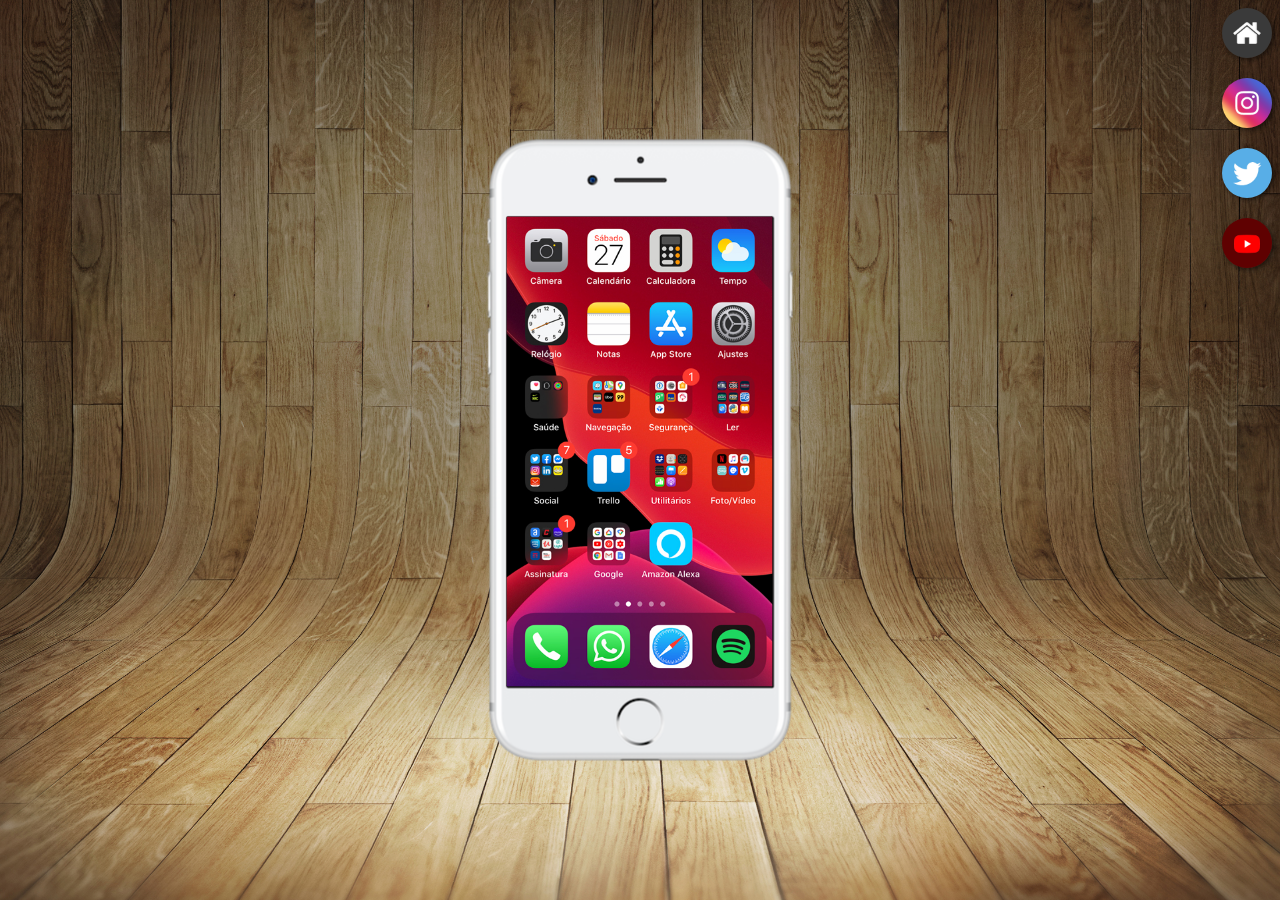
<file: index.html>
<!DOCTYPE html>
<html lang="pt-br">
<head>
    <meta charset="UTF-8">
    <meta name="viewport" content="width=device-width, initial-scale=1.0">
    <title>Projeto o=social</title>
    <link rel="stylesheet" href="estilos/style.css">
</head>
<body>
    <main>
        <section id="telefone">
            <iframe src="home.html" frameborder="0" name="tela" id="tela" ></iframe>
            


        </section>

        <section id="redes-sociais">
            <a href="home.html" target="tela" ><img src="imagens/logo-home.jpg" alt=""></a><br>
            <a href="insta.html" target="tela" ><img src="imagens/logo-instagram.jpg" alt=""></a><br>
            <a href="twitter.html" target="tela" ><img src="imagens/logo-twitter.jpg" alt=""></a> <br>
            <a href="youtube.html" target="tela" ><img src="imagens/logo-youtube.jpg" alt=""></a>
           
            
        </section>
















    </main>




    
</body>
</html>
</file>
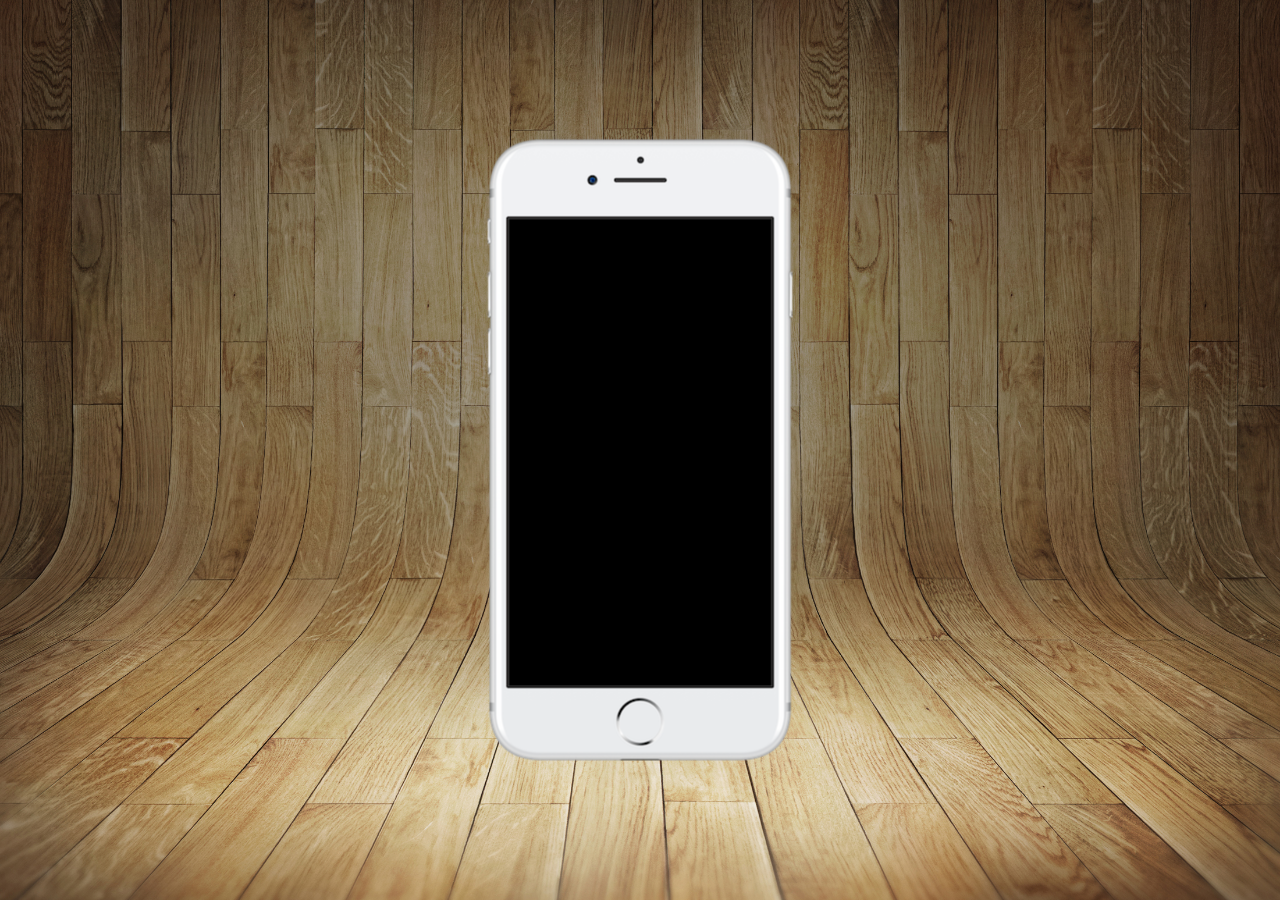
<file: estilos/index.html>
<!DOCTYPE html>
<html lang="pt-br">
<head>
    <meta charset="UTF-8">
    <meta name="viewport" content="width=device-width, initial-scale=1.0">
    <title>Projeto o=social</title>
    <link rel="stylesheet" href="style.css">
</head>
<body>
    <main>
        <section id="telefone">


        </section>

        <section id="redes-sociais">

        </section>
















    </main>




    
</body>
</html>
</file>
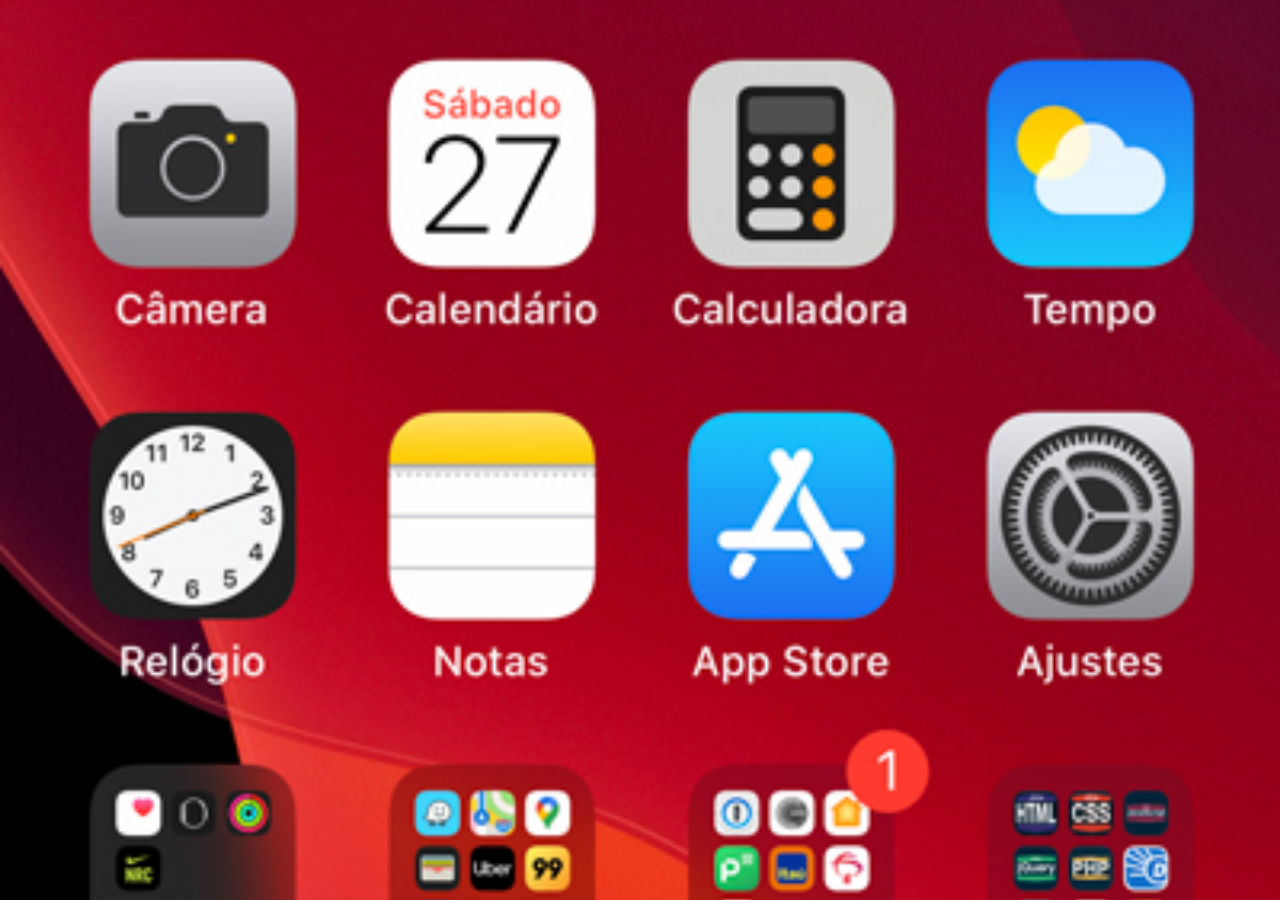
<file: home.html>
<!DOCTYPE html>
<html lang="pt-br">
<head>
    <meta charset="UTF-8">
    <meta name="viewport" content="width=device-width, initial-scale=1.0">
    <title>Home</title>
    <style>
        *{
            margin: 0px;
            padding: 0px;
        }

        body{
            height: 100vh;
            width: 100vw;
            background-color: black;
            background-image: url(imagens/tela-home.jpg);
            background-repeat: no-repeat;
            background-position: top center;
            background-size: cover;
           
        }





    </style>



</head>
<body>
    
</body>
</html>
</file>
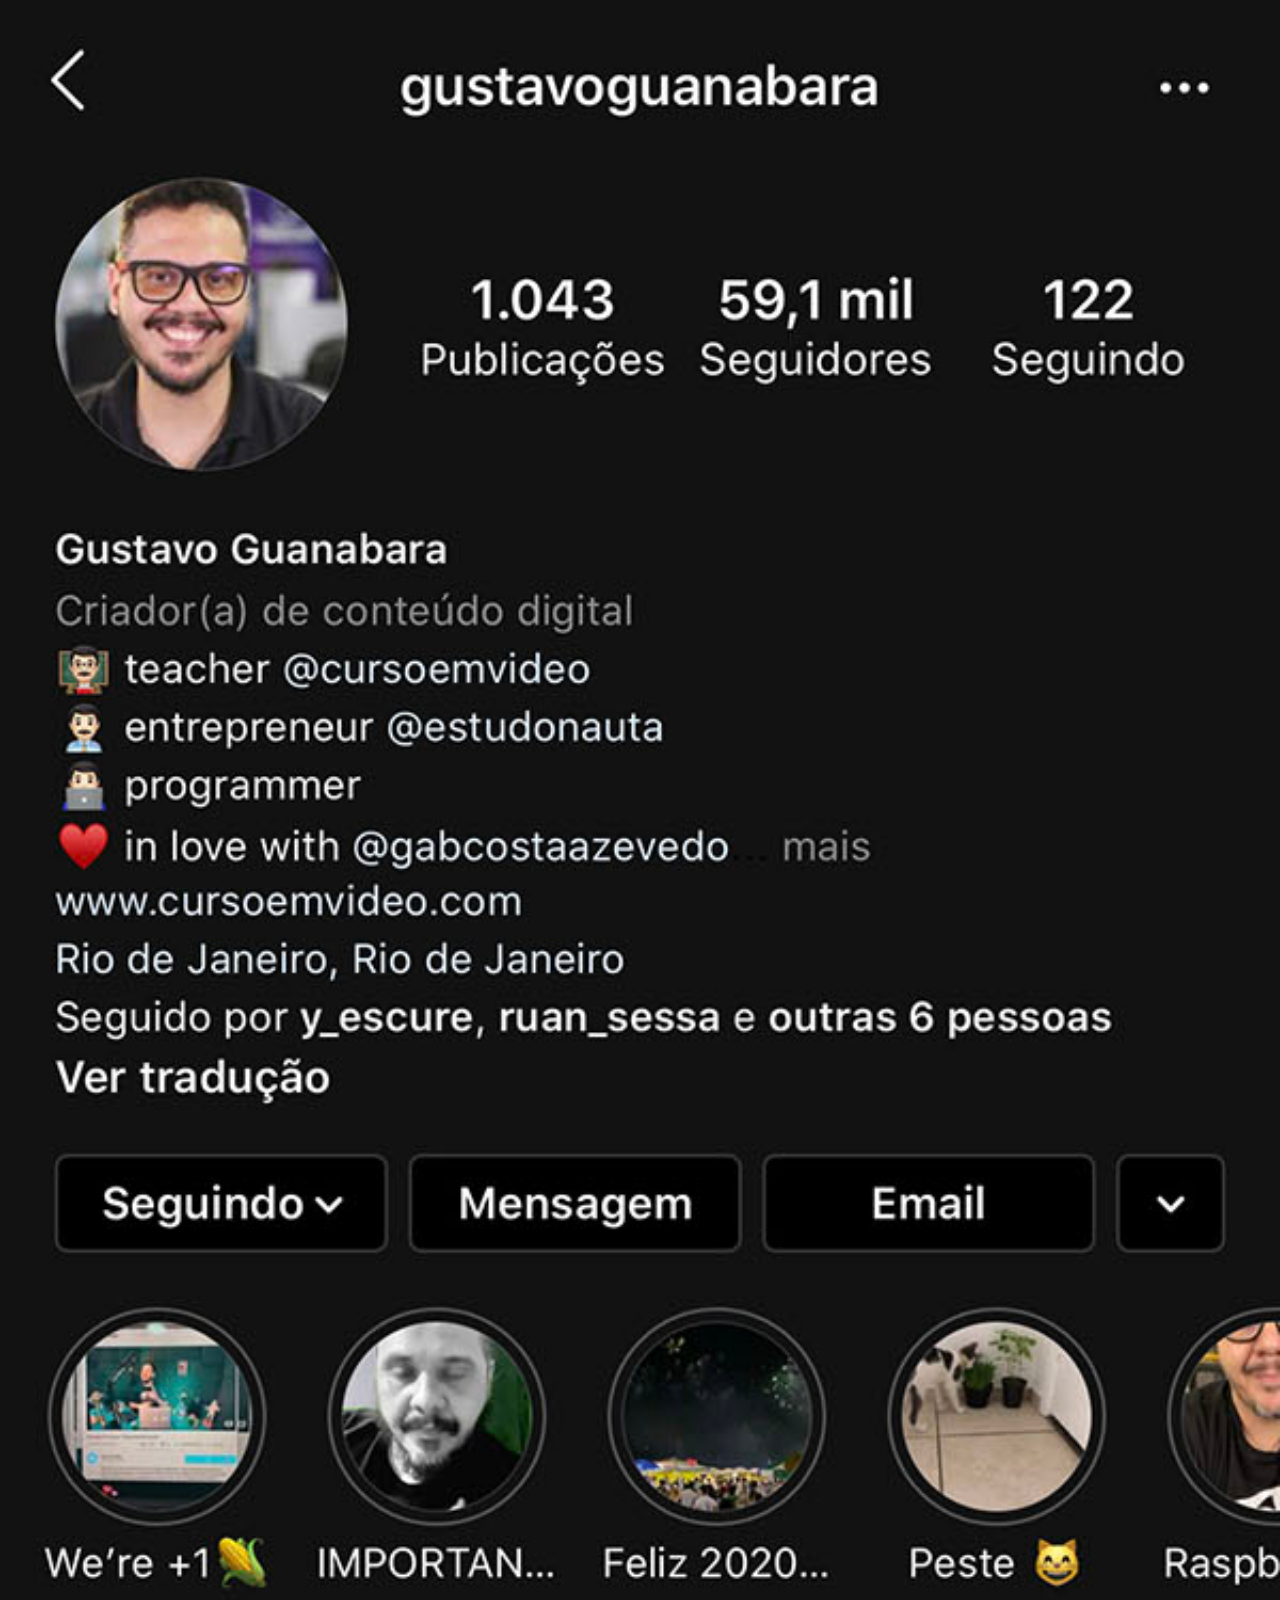
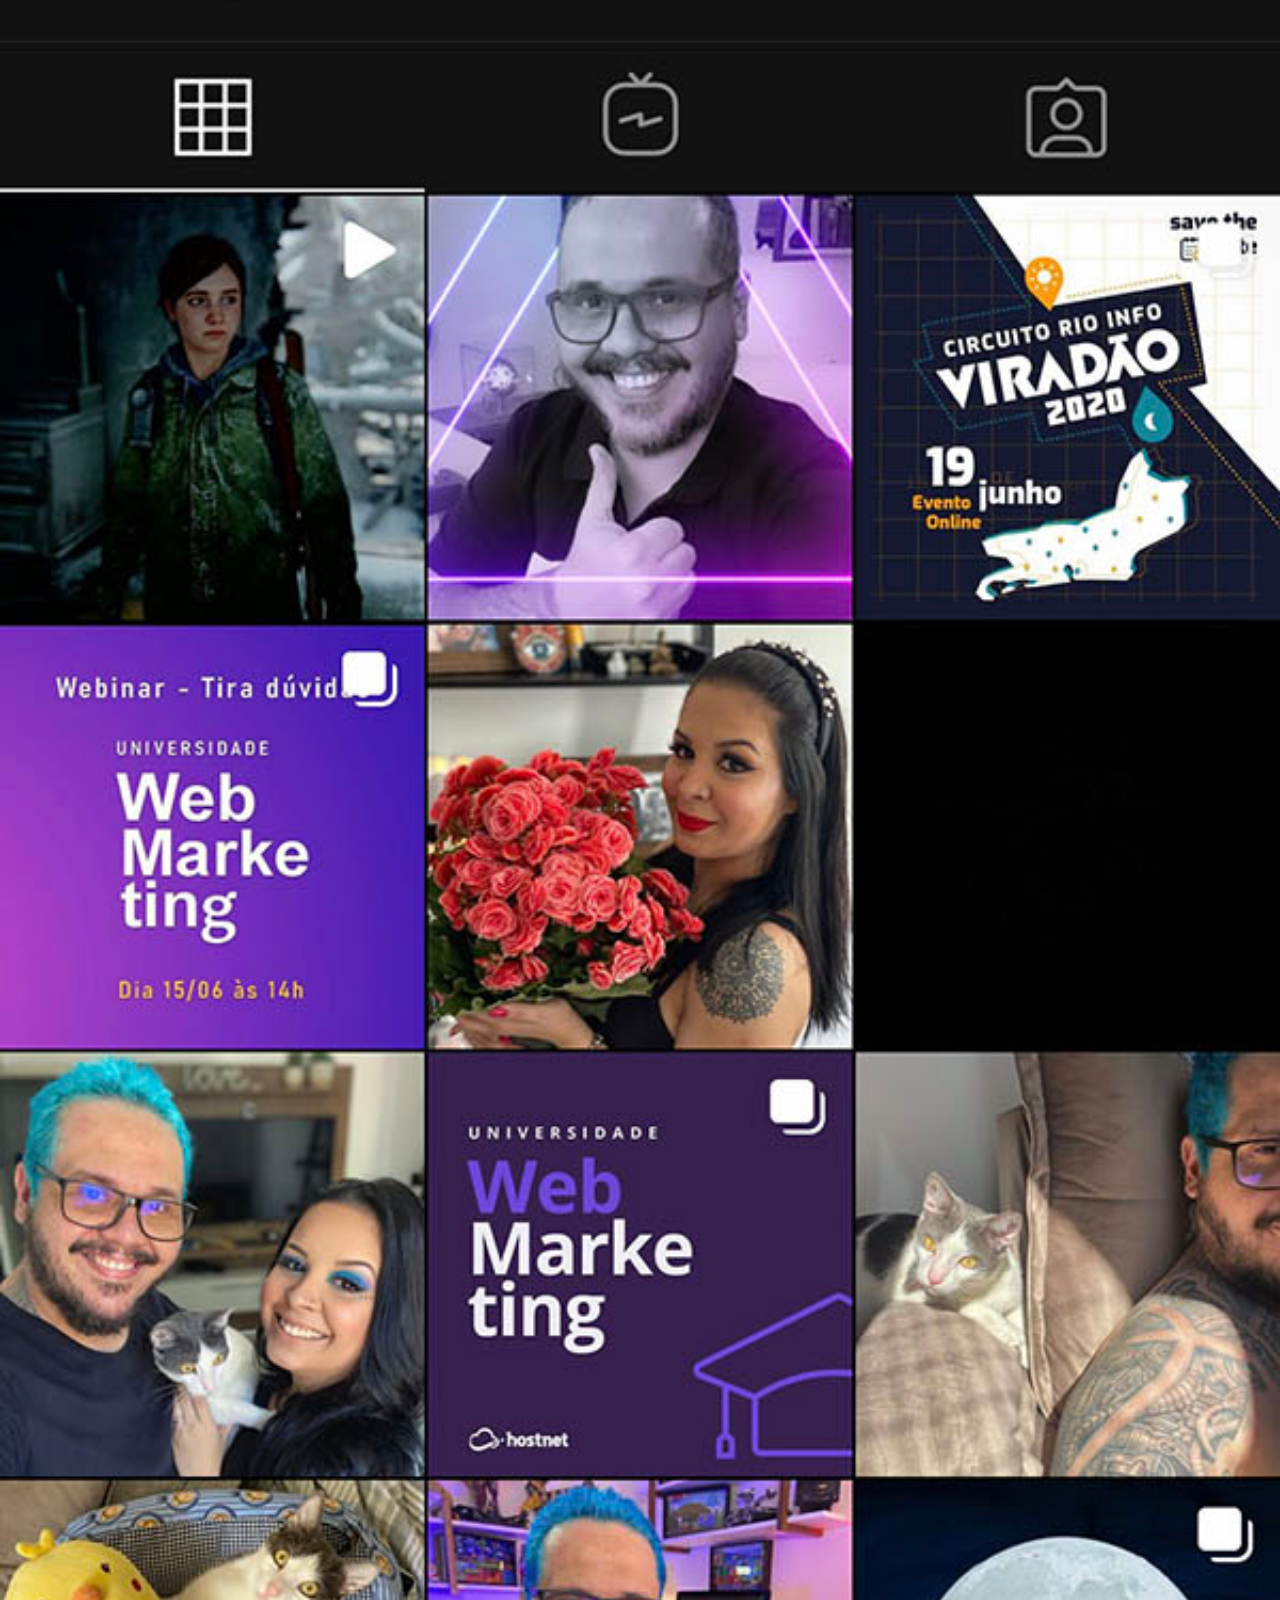
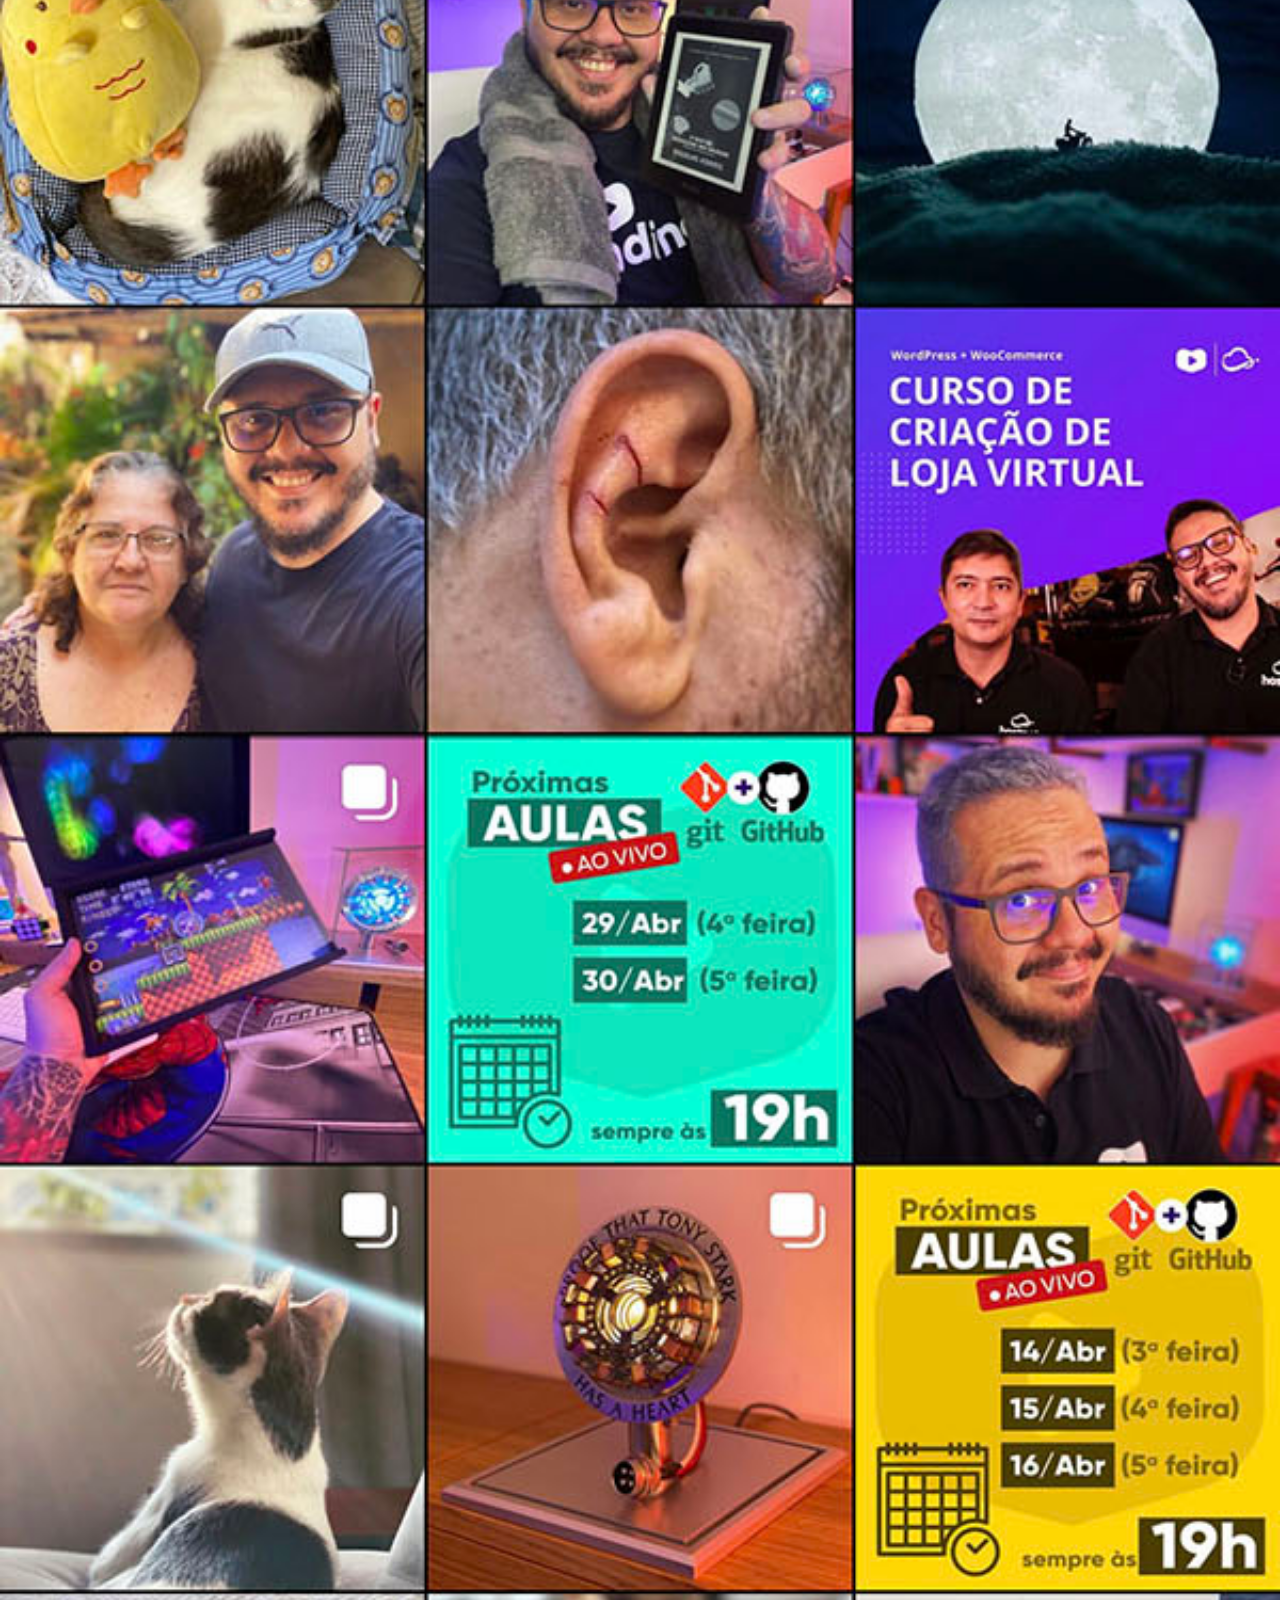
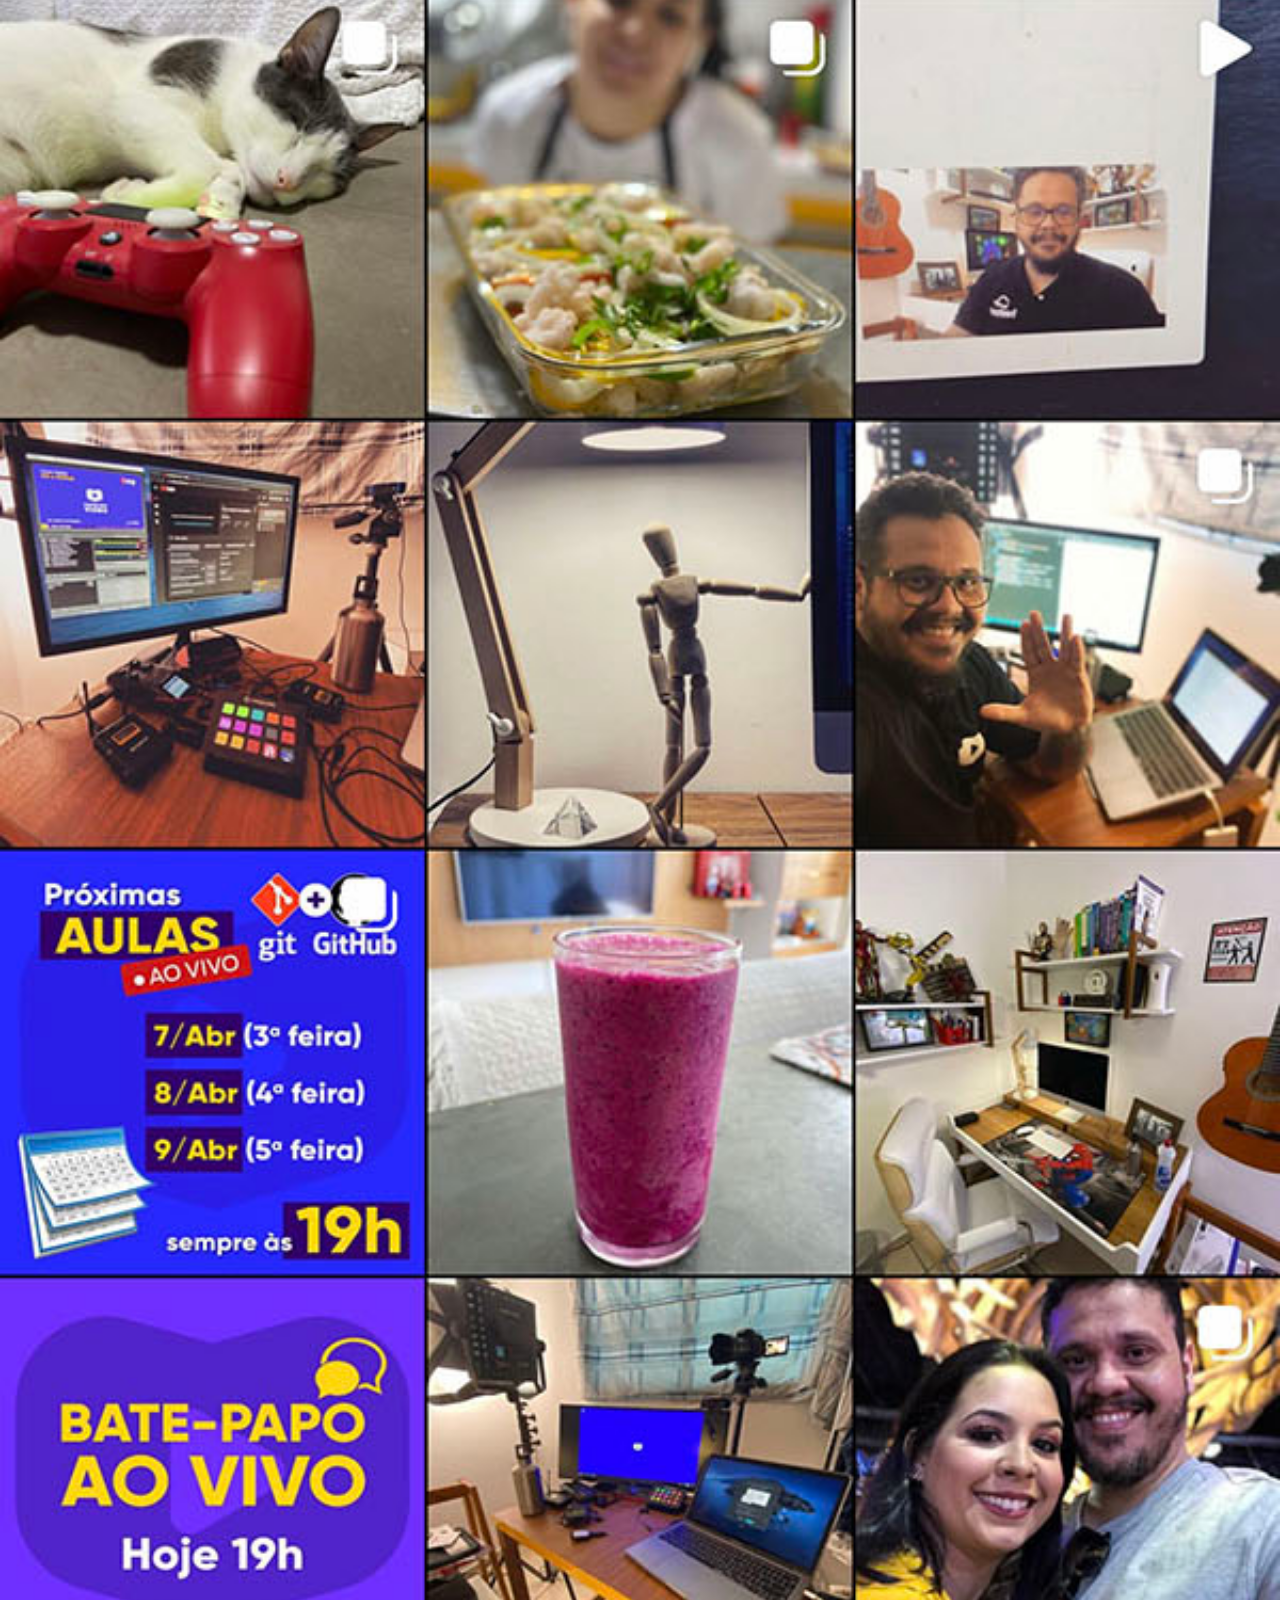
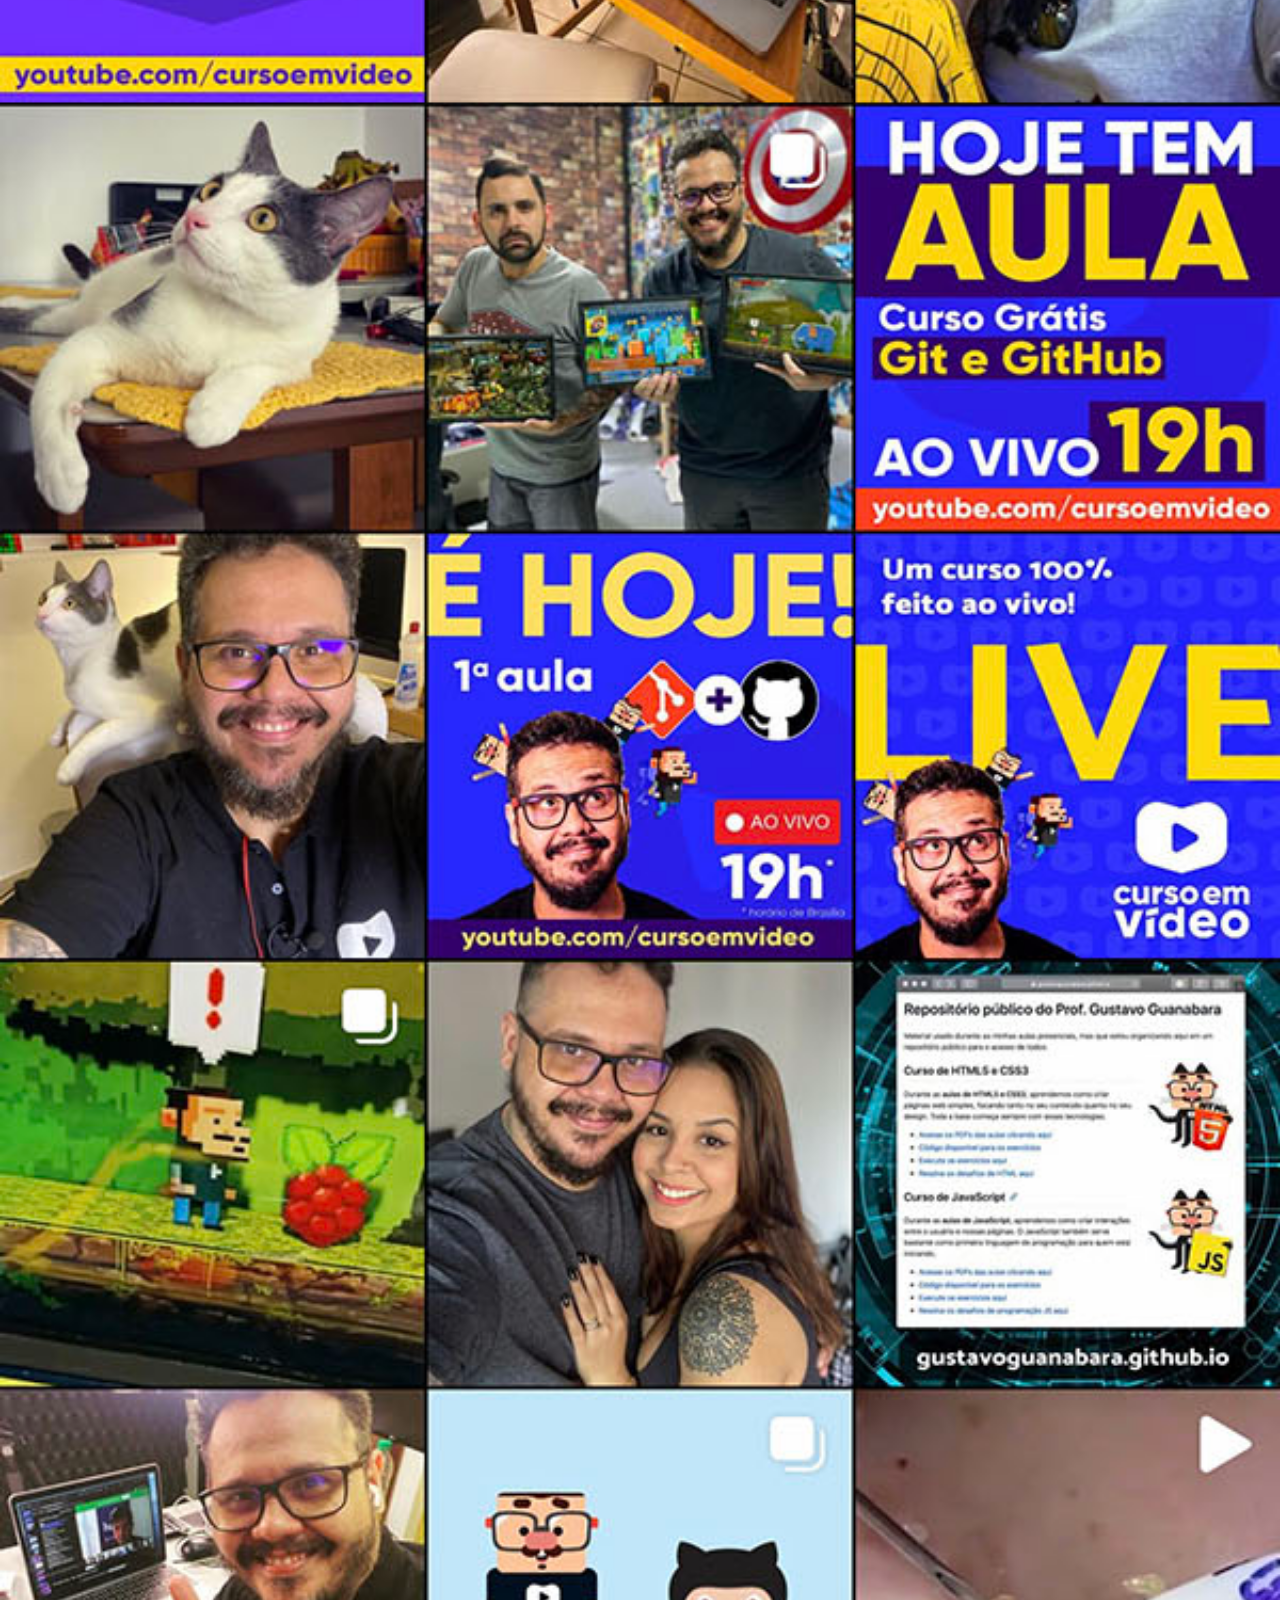
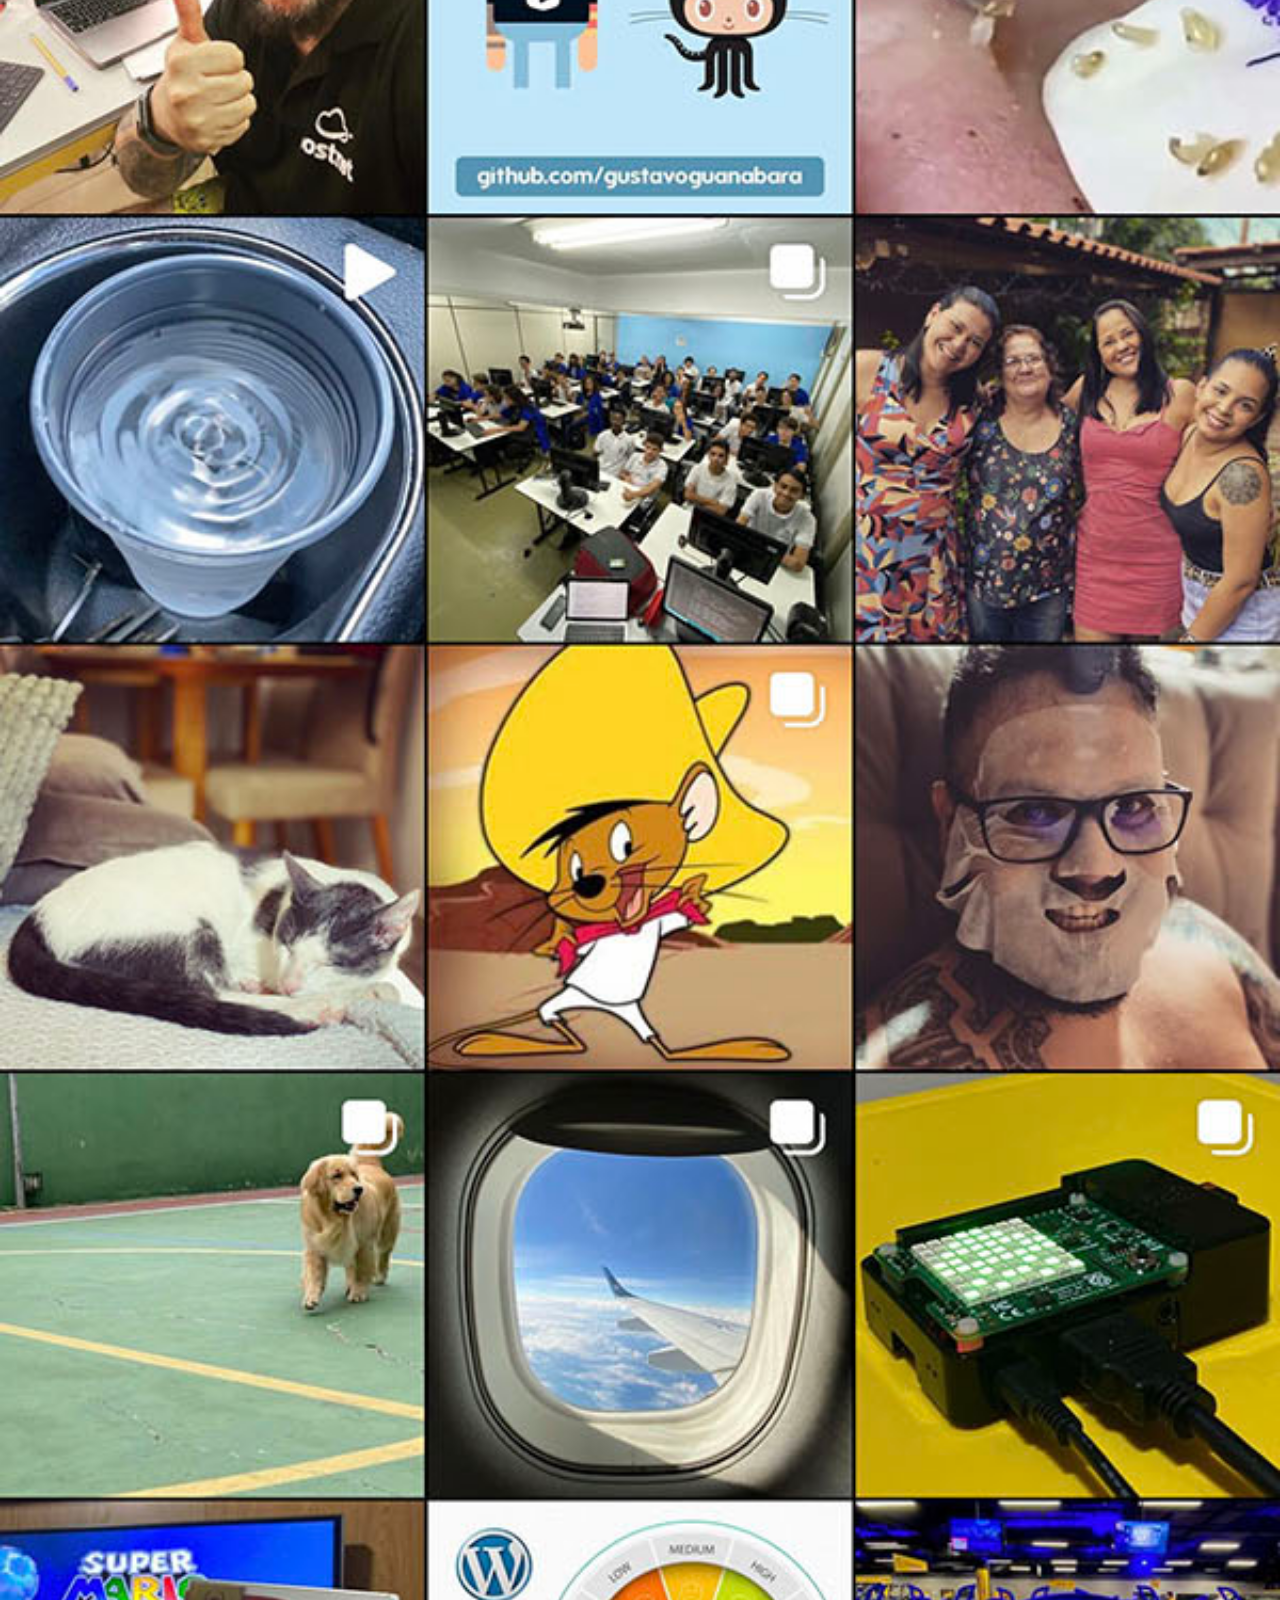
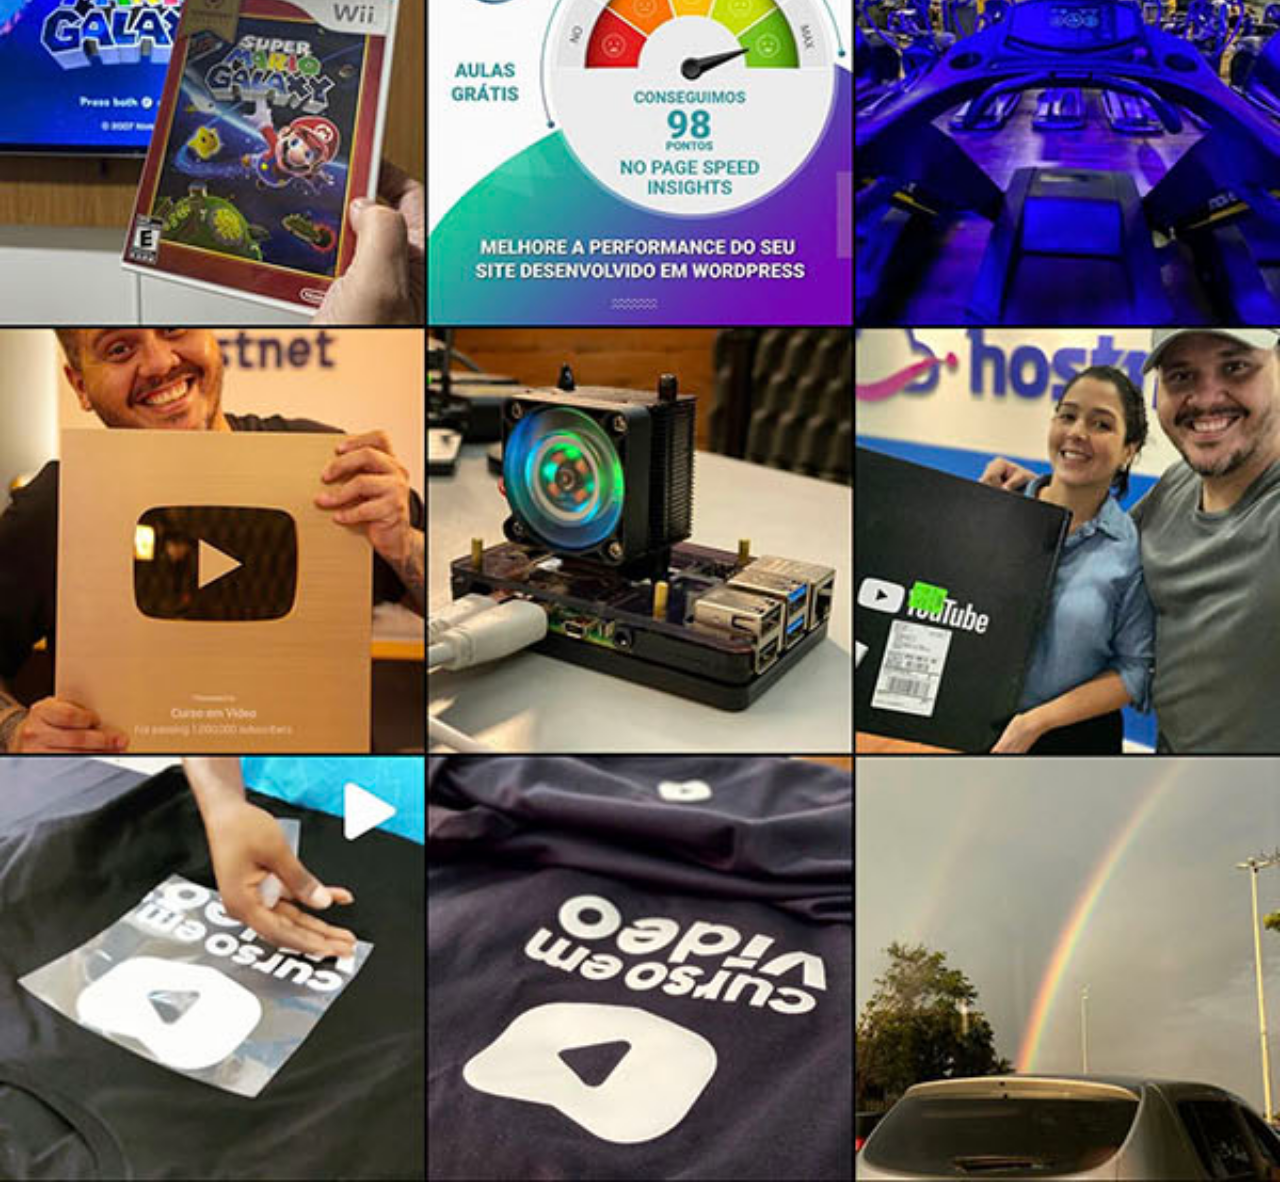
<file: insta.html>
<!DOCTYPE html>
<html lang="pt-br">
<head>
    <meta charset="UTF-8">
    <meta name="viewport" content="width=device-width, initial-scale=1.0">
    <title>instagram</title>
    <style>
        *{
            padding: 0px;
            margin: 0px;
        }

        body{
            

            


        }

        ::-webkit-scrollbar{
            height: 0px;
            width: 0px;
        }

       img{
        width: 100vw;
       }








    </style>
</head>
<body>
    <img src="imagens/tela-instagram.jpg" alt="">
    
    
    
</body>
</html>
</file>
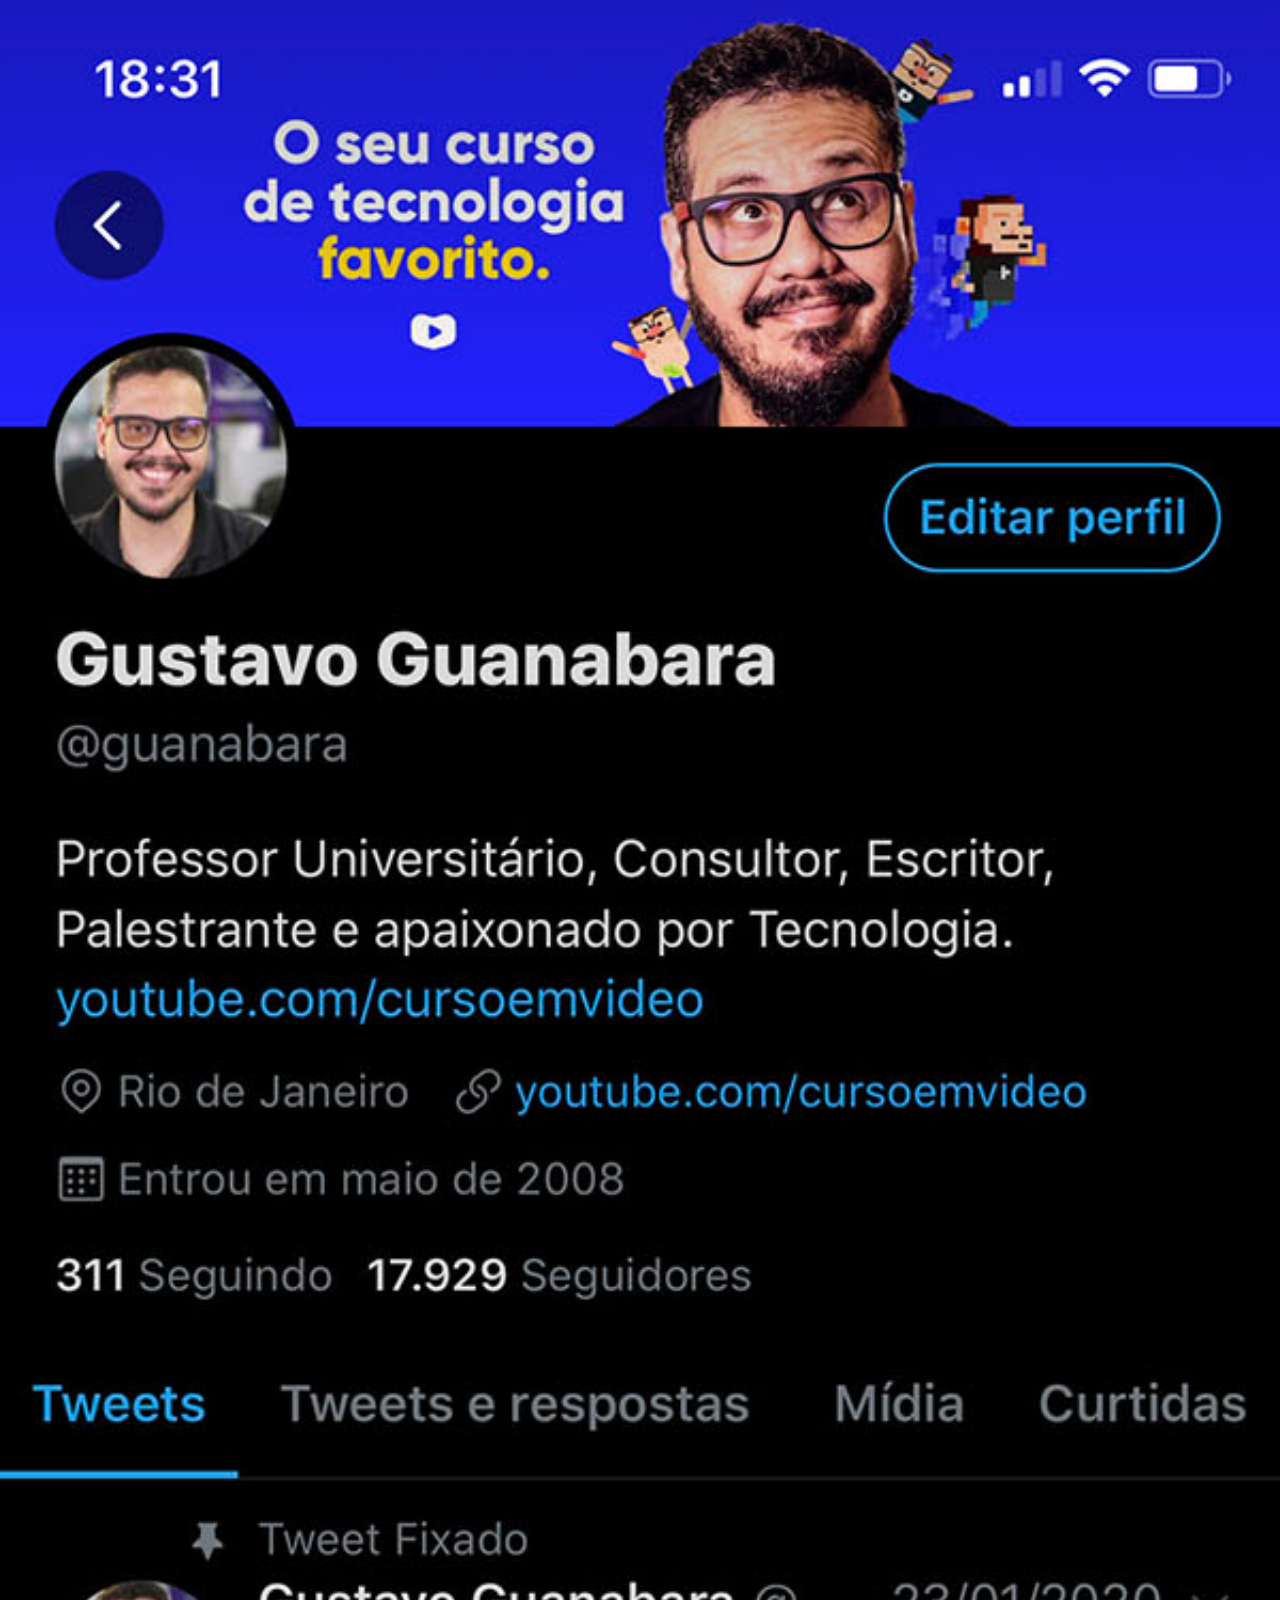
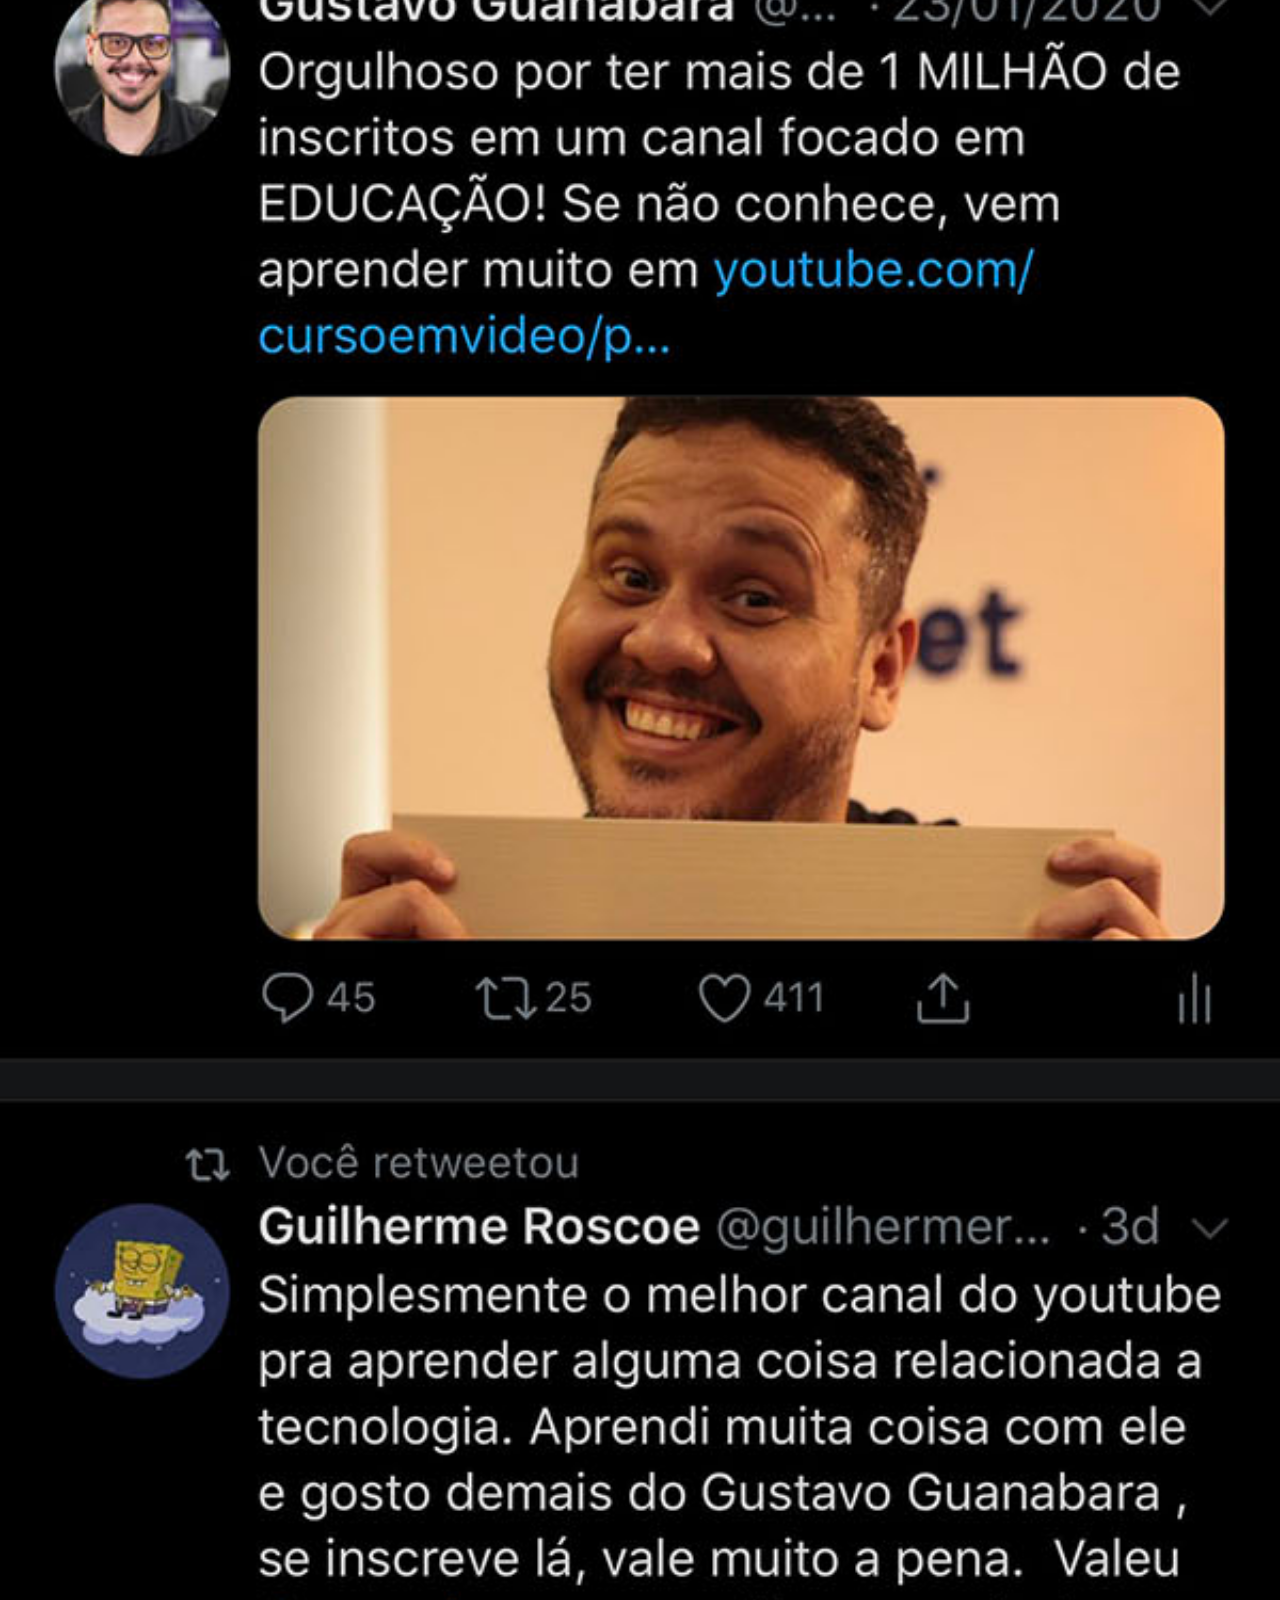
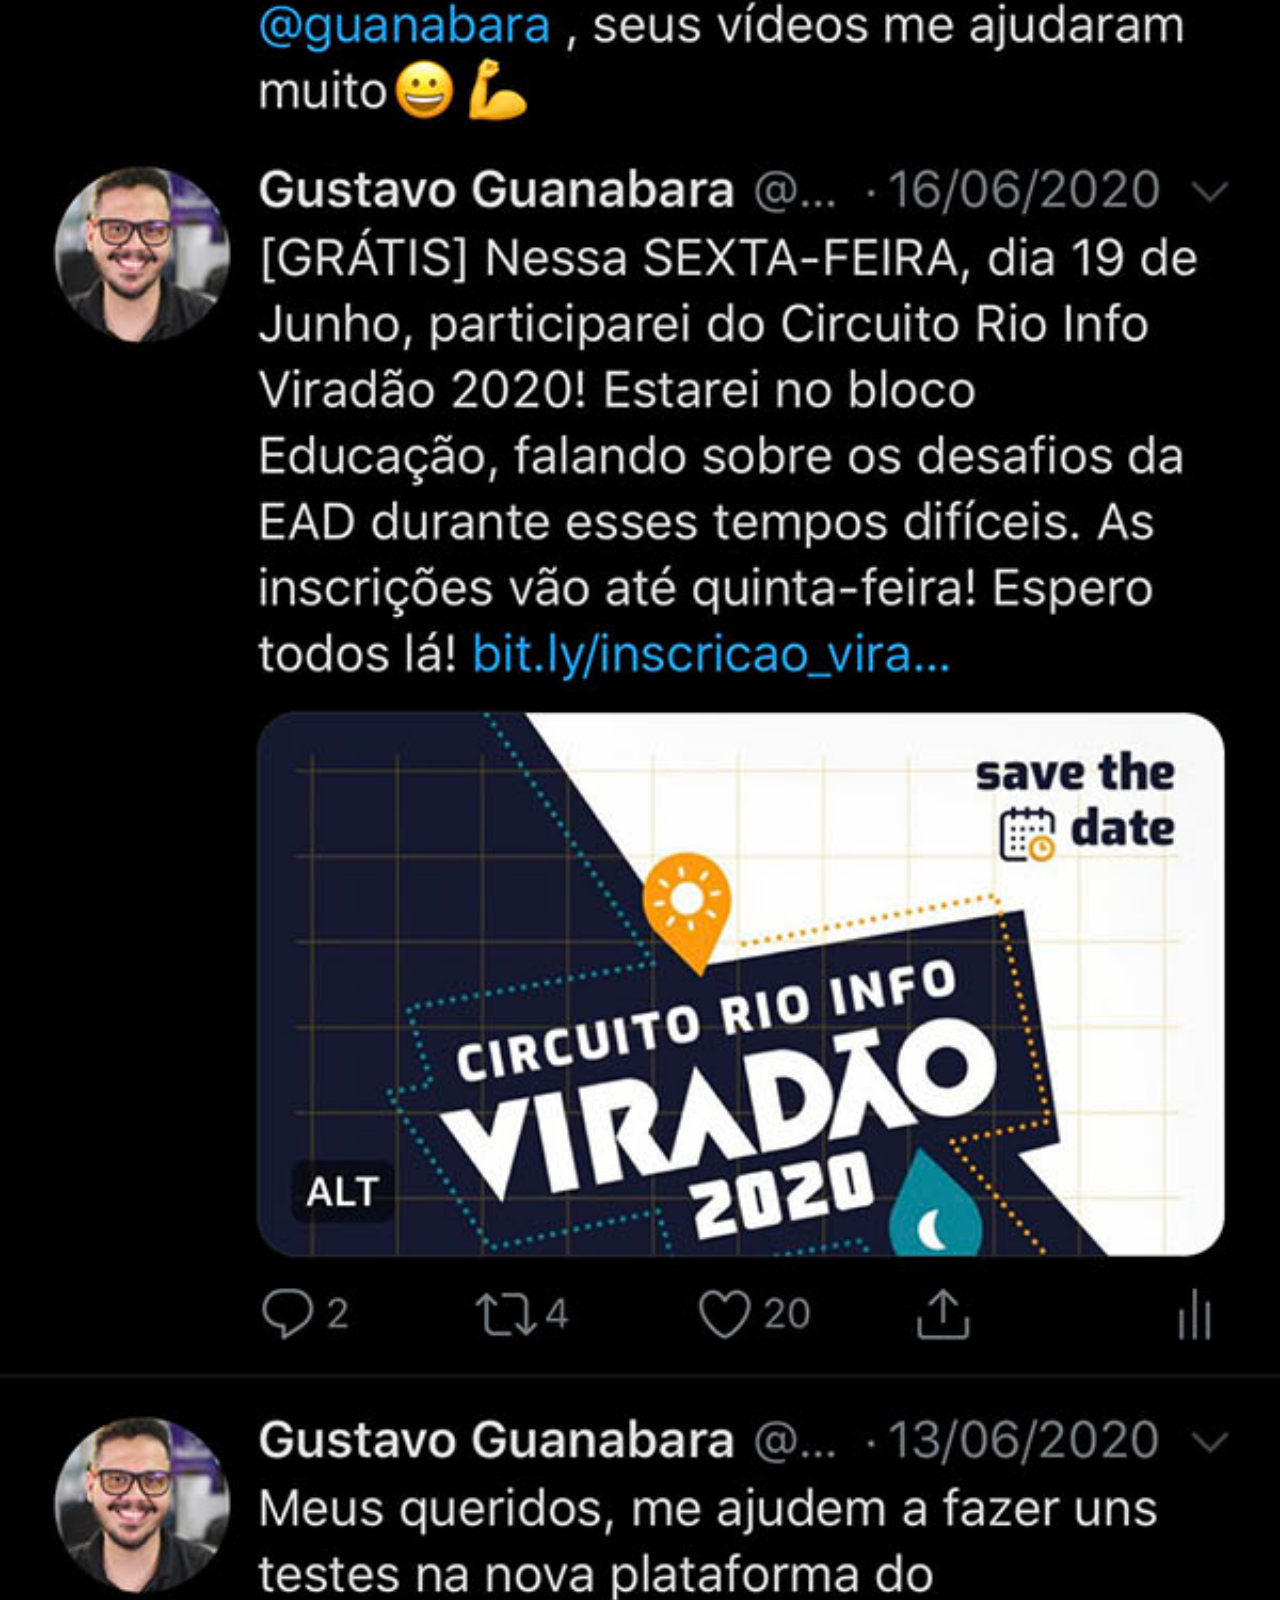
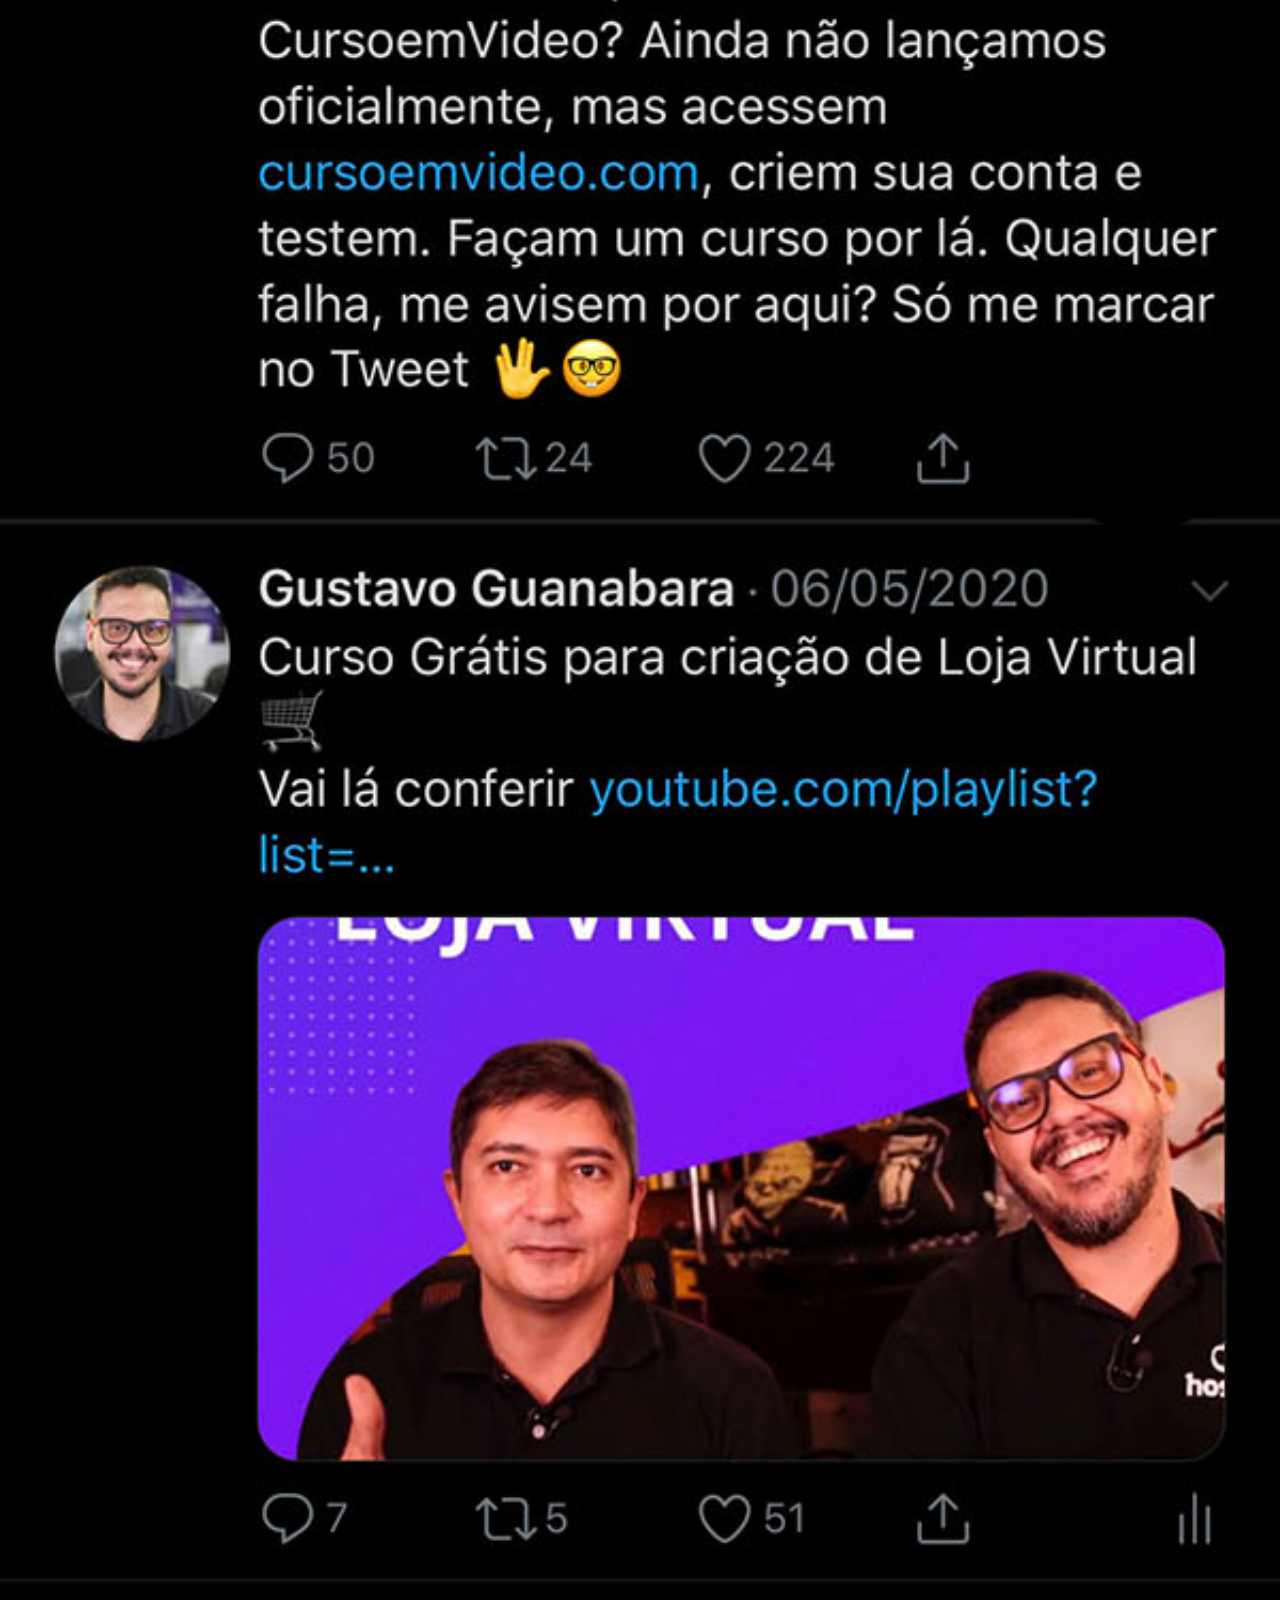
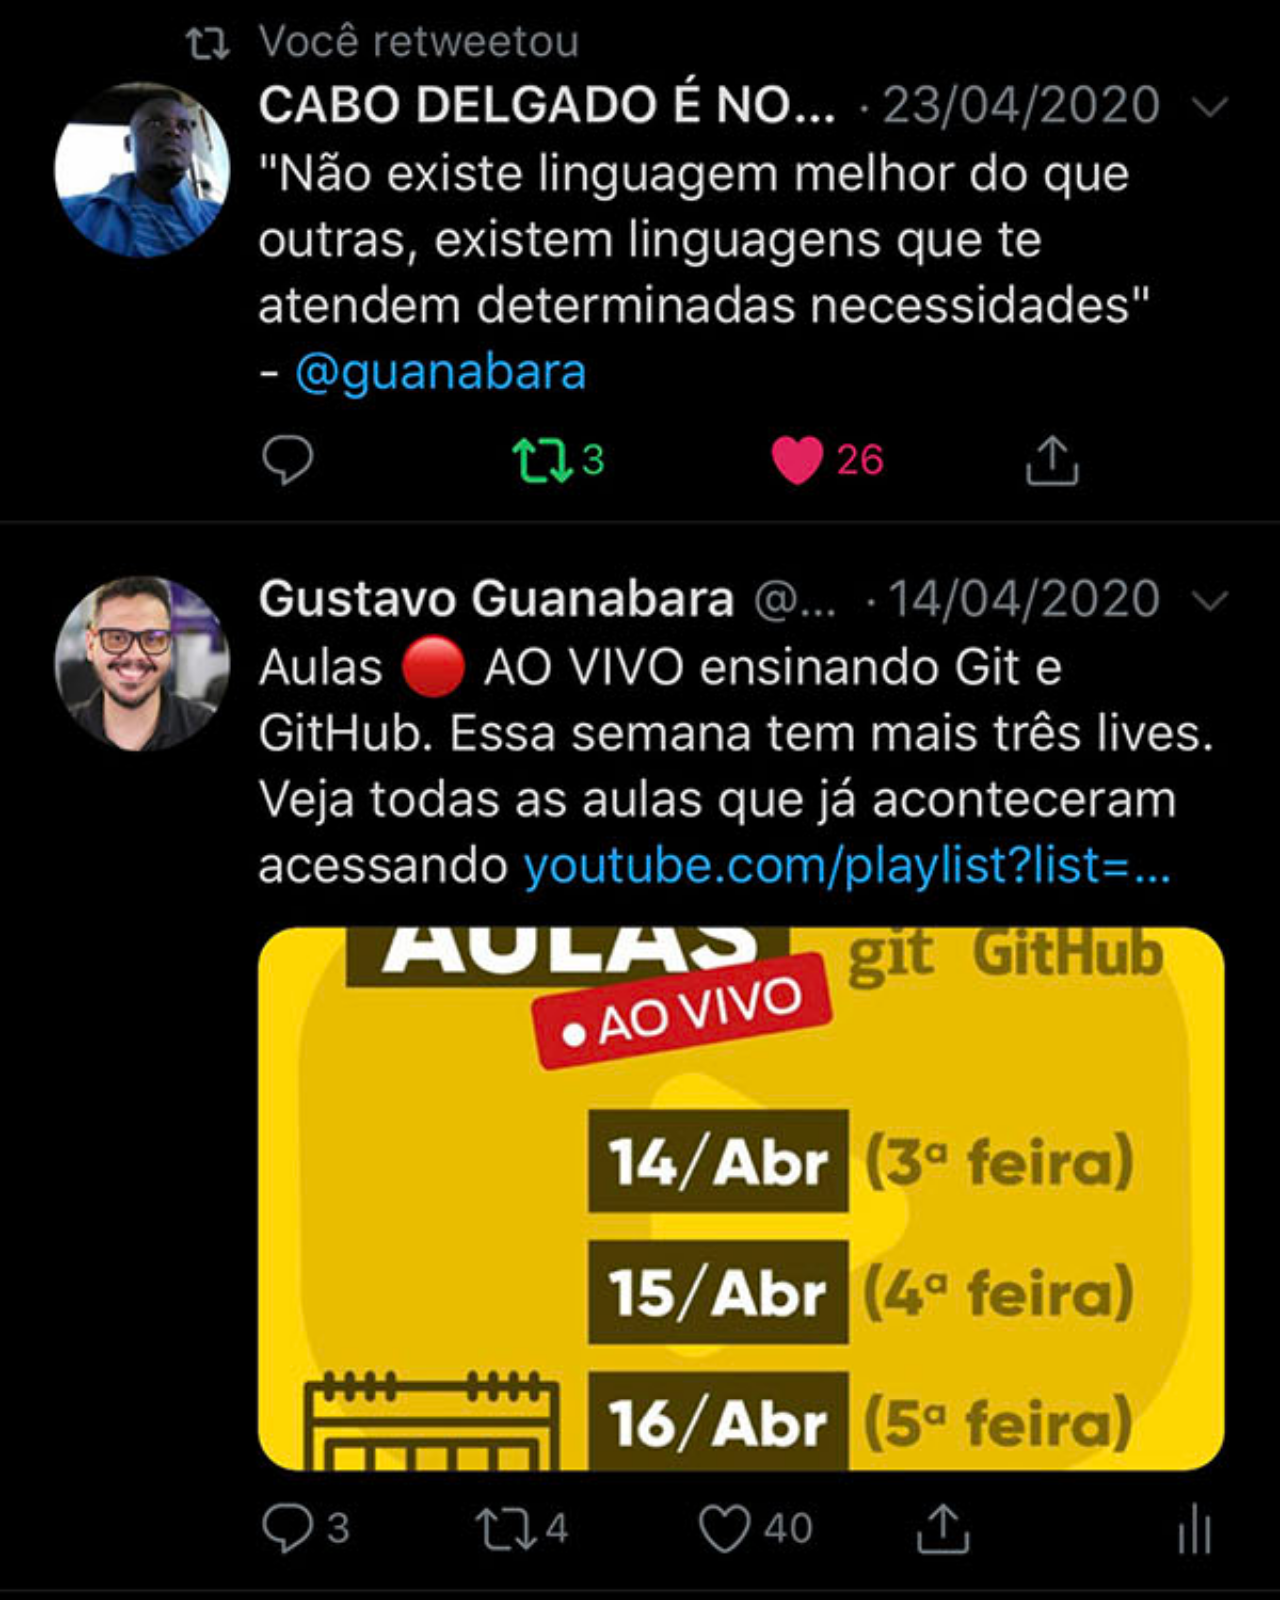
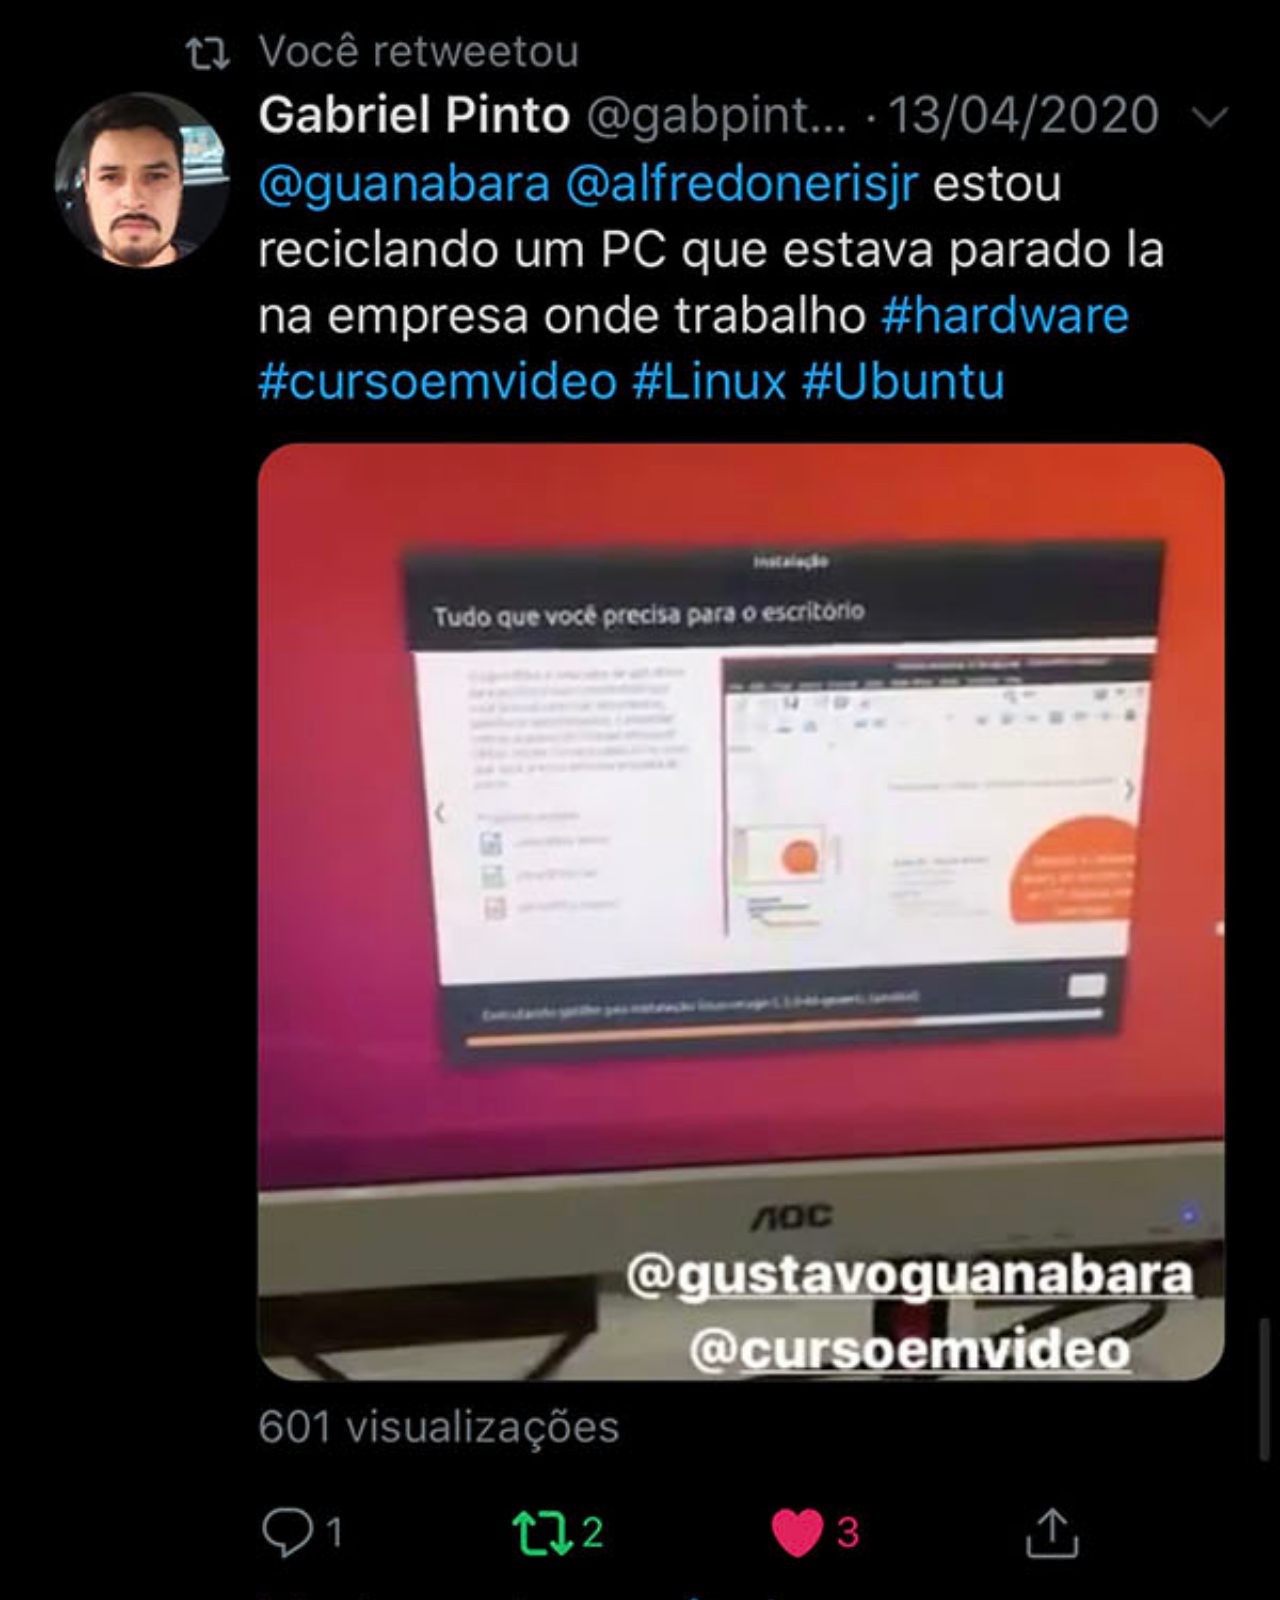
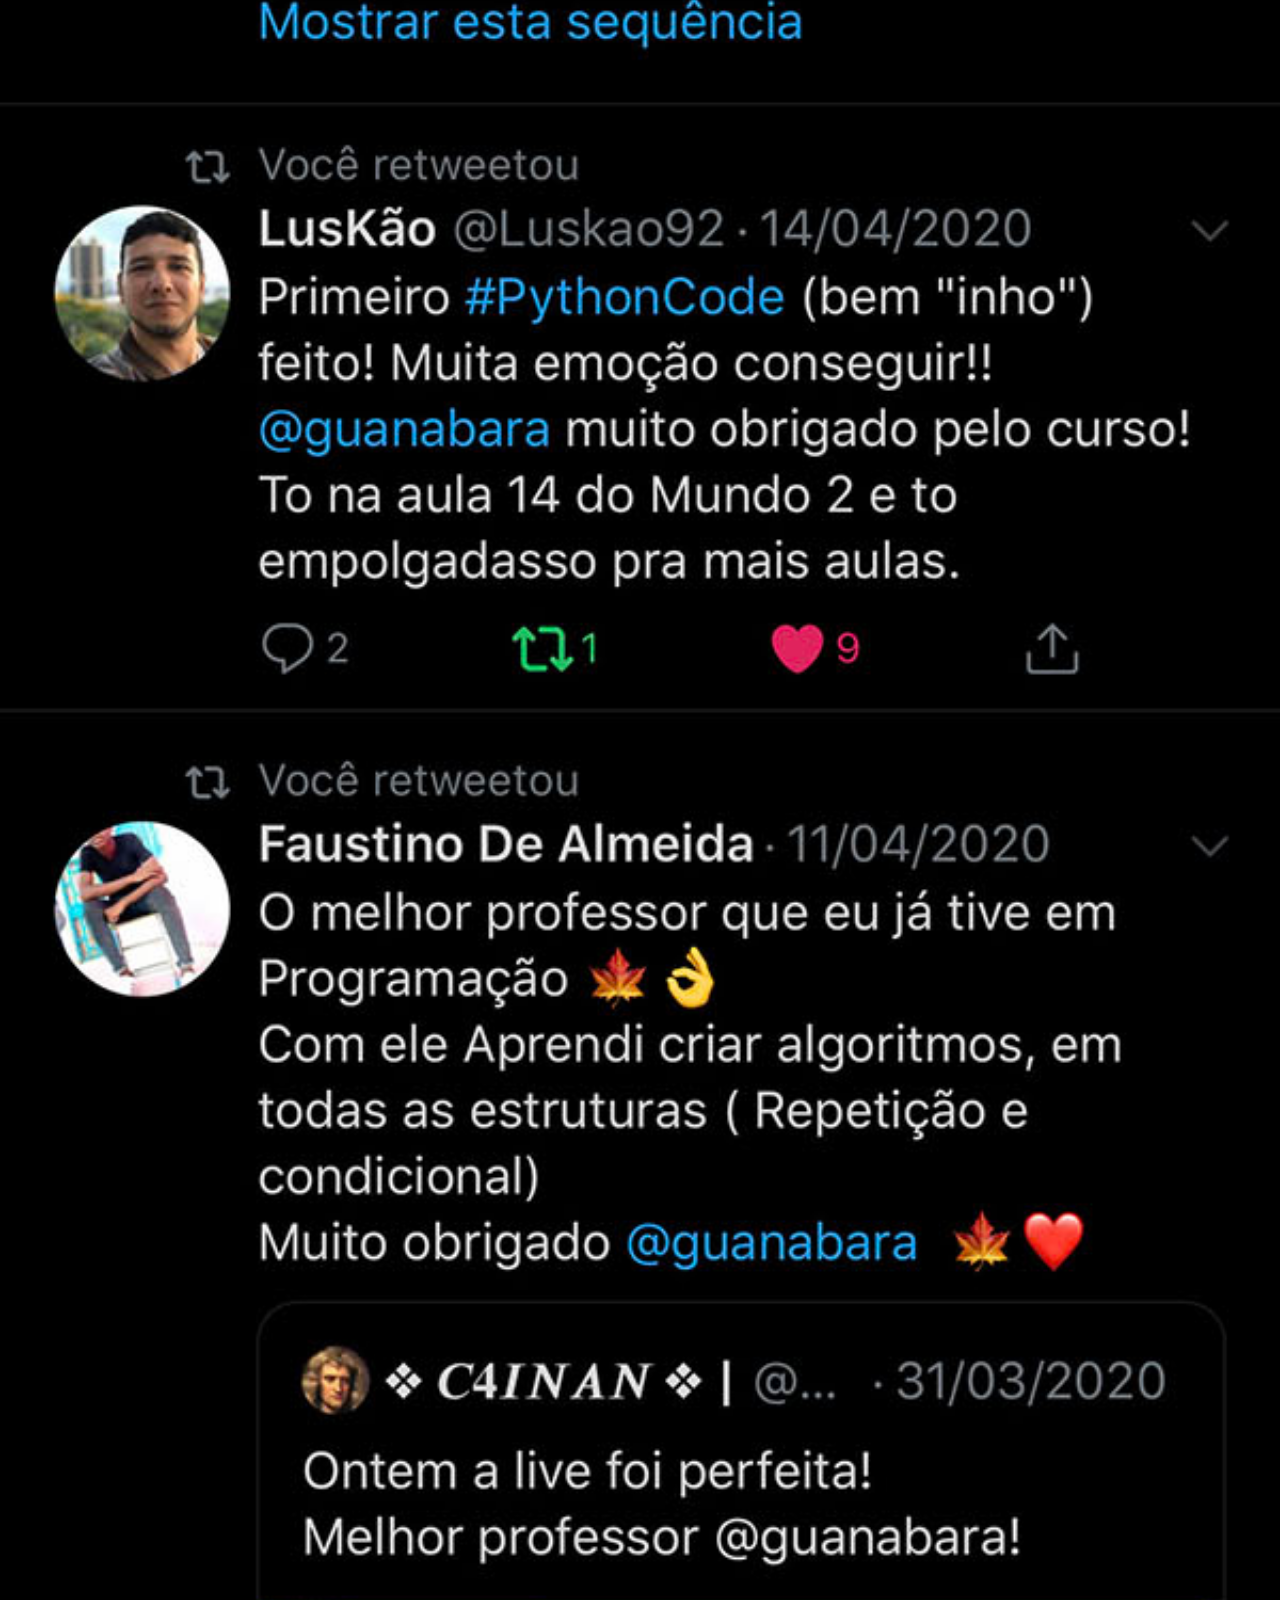
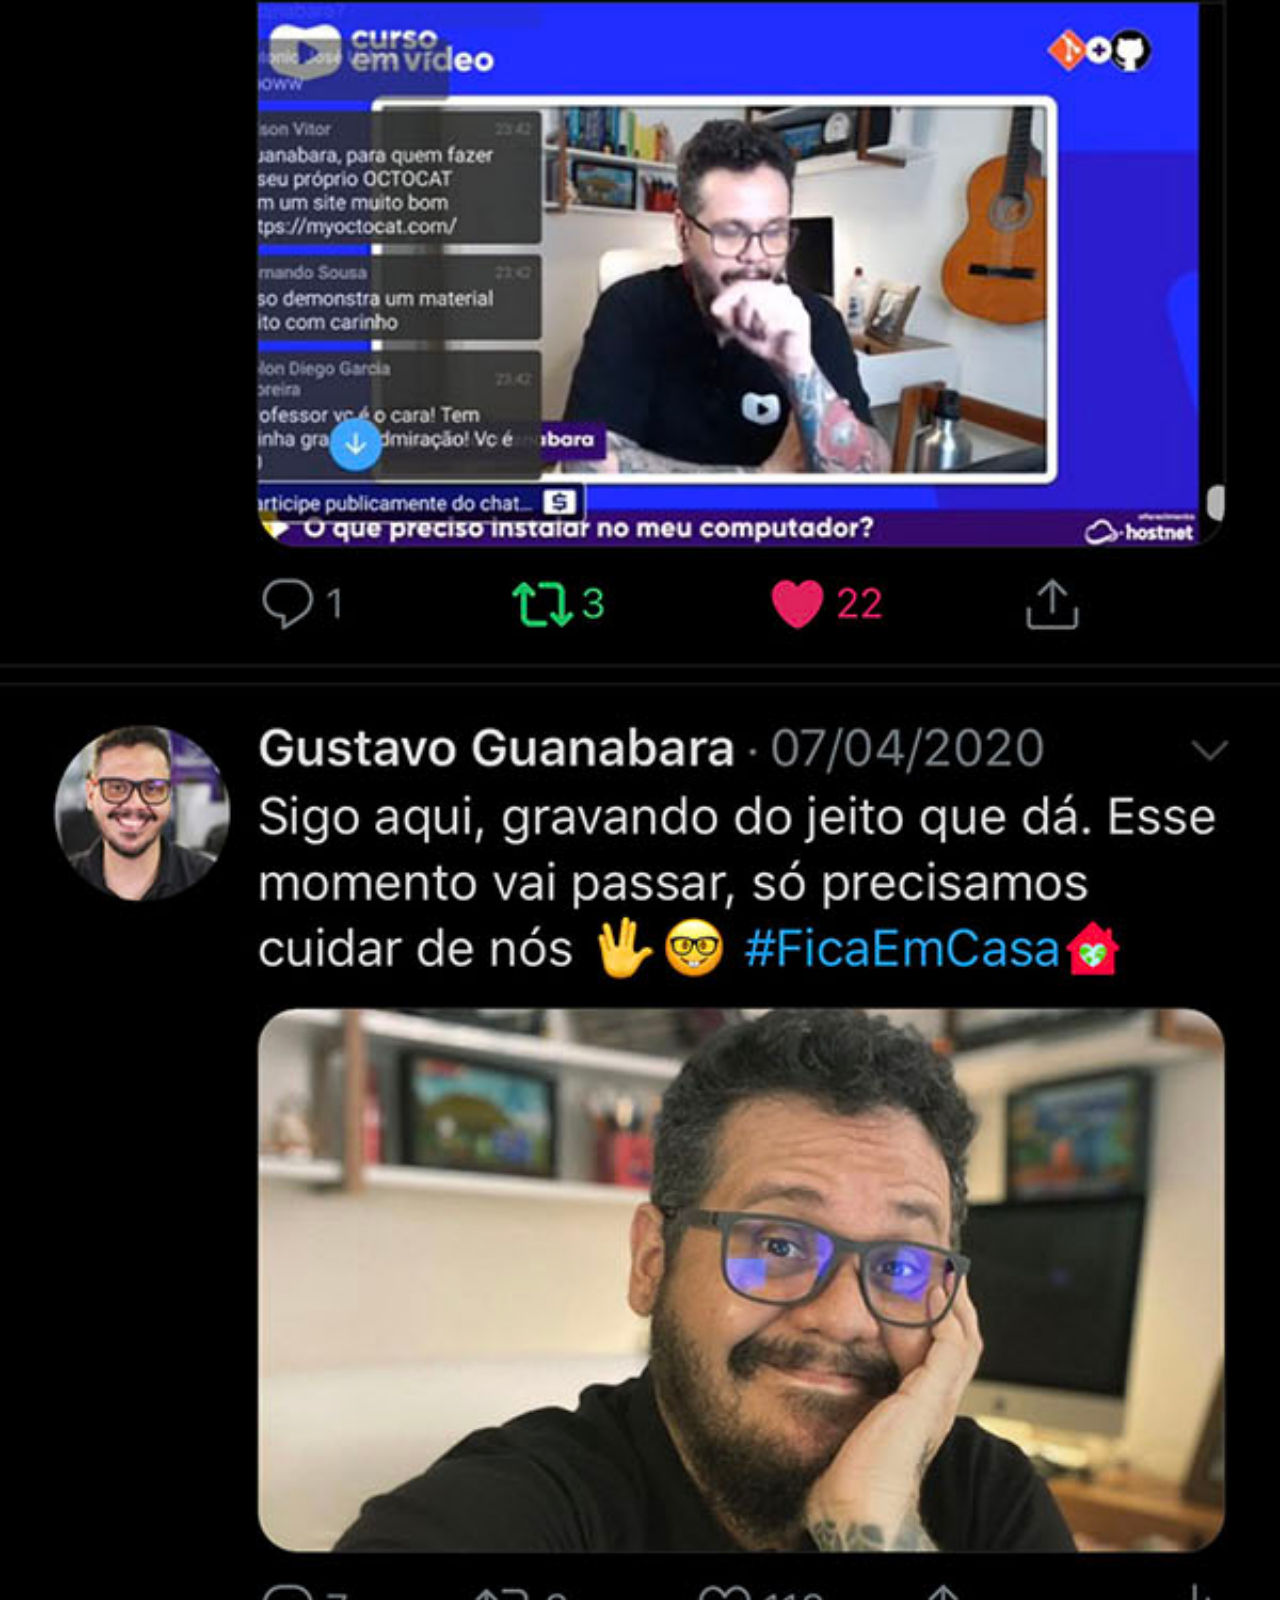
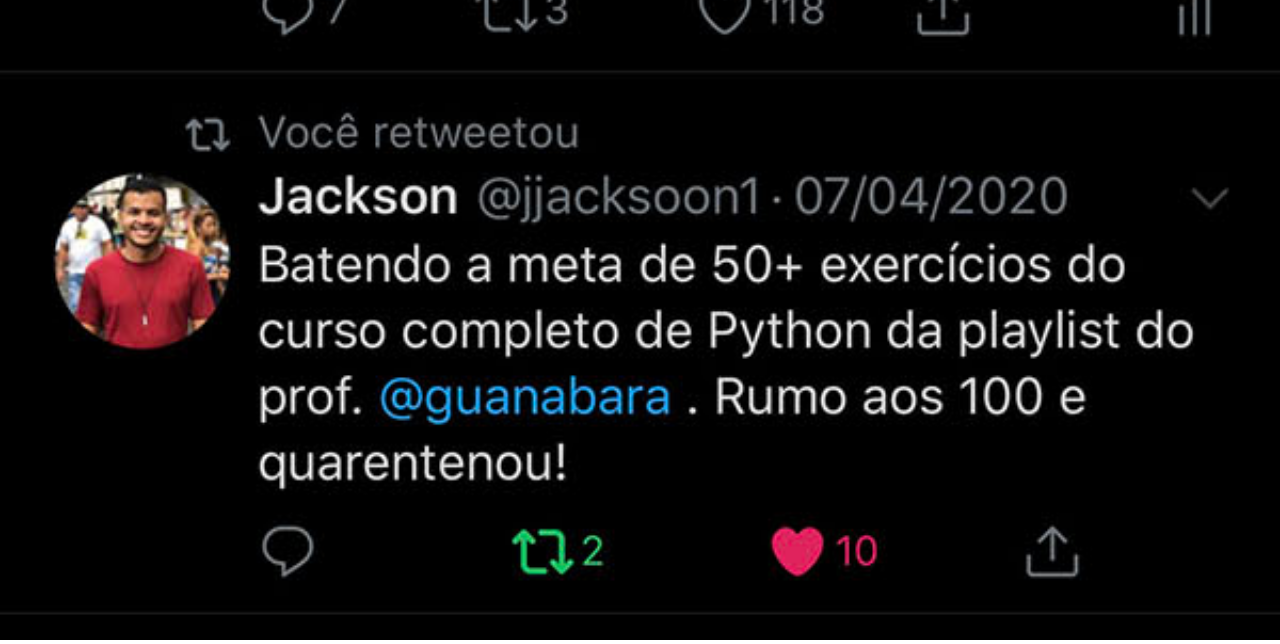
<file: twitter.html>
<!DOCTYPE html>
<html lang="pt-br">
<head>
    <meta charset="UTF-8">
    <meta name="viewport" content="width=device-width, initial-scale=1.0">
    <title>Twitter</title>
    <style>
        *{
            padding: 0px;
            margin: 0px;
        
        }

        ::-webkit-scrollbar{
            width: 0px;
            height: 0px;
        }

        img{
            width: 100vw;
        }



    </style>
</head>
<body>
    <img src="imagens/tela-twitter.jpg" alt="">
    
</body>
</html>
</file>
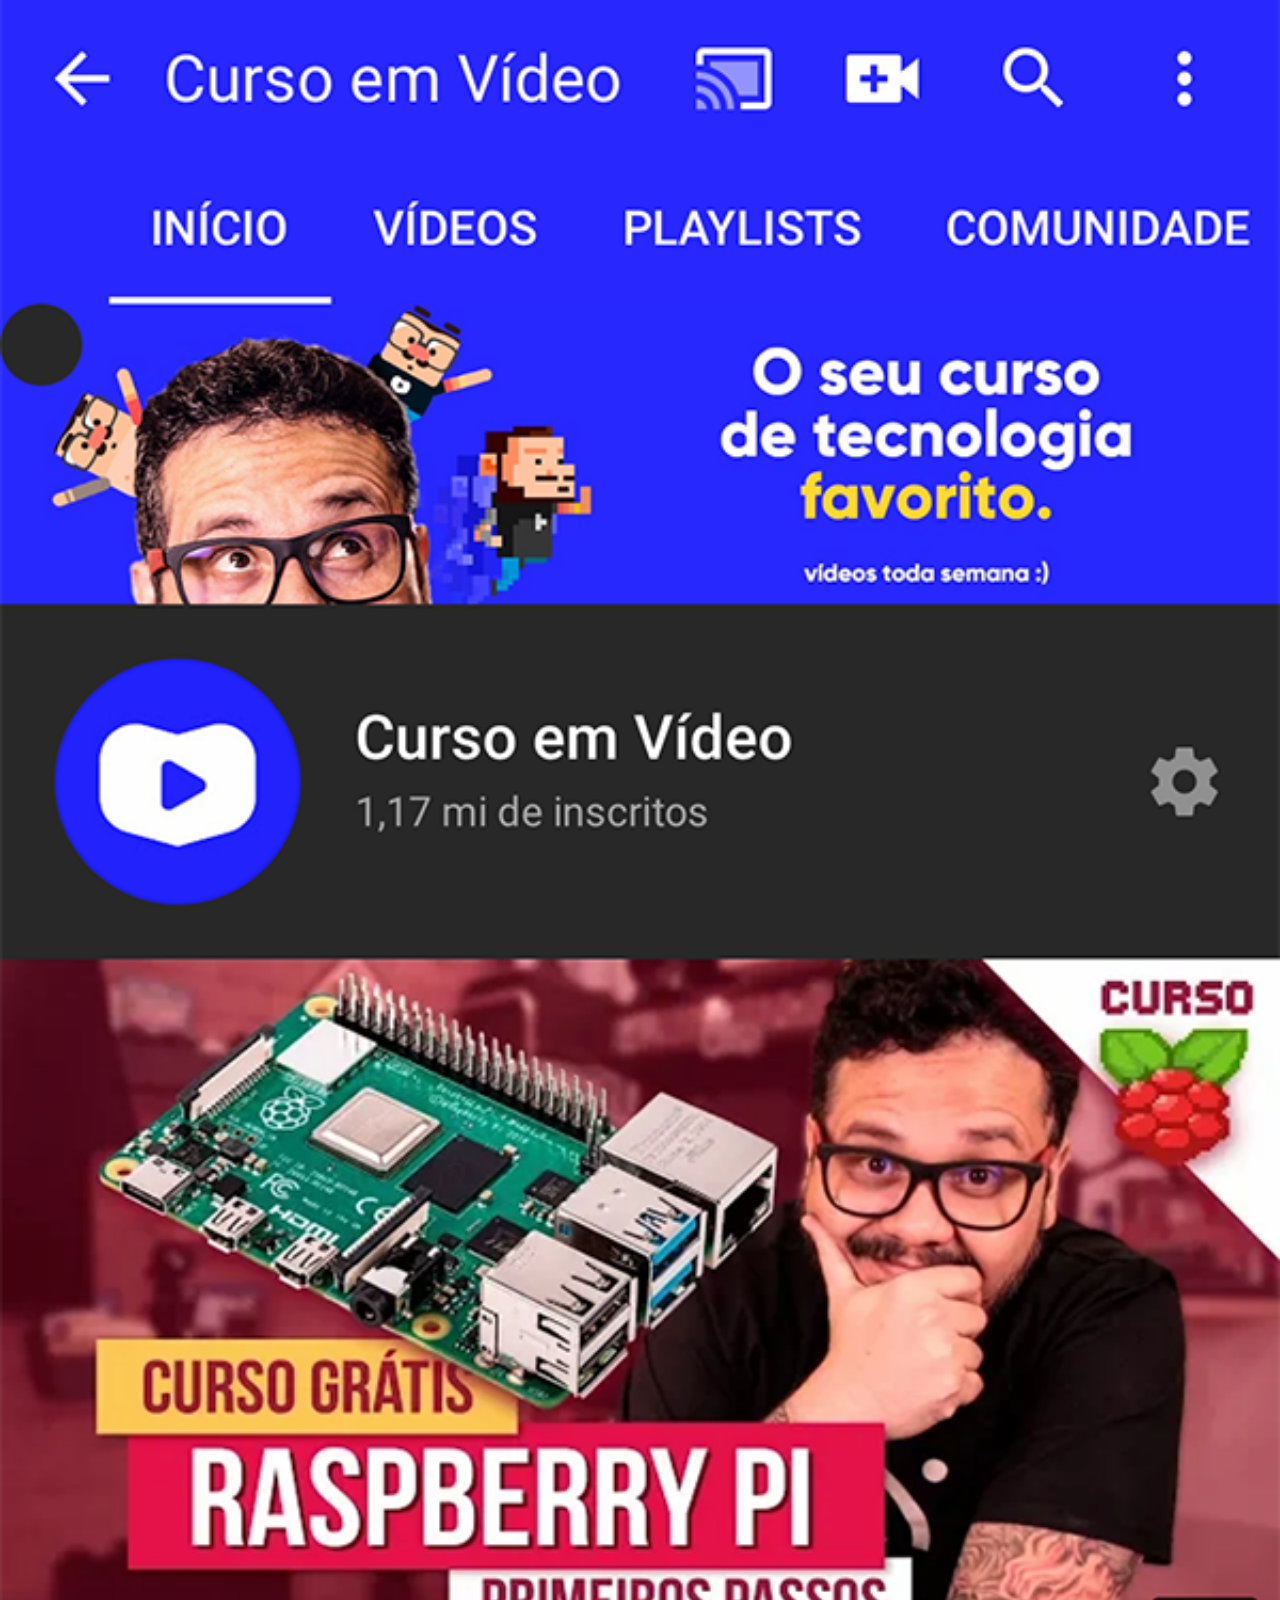
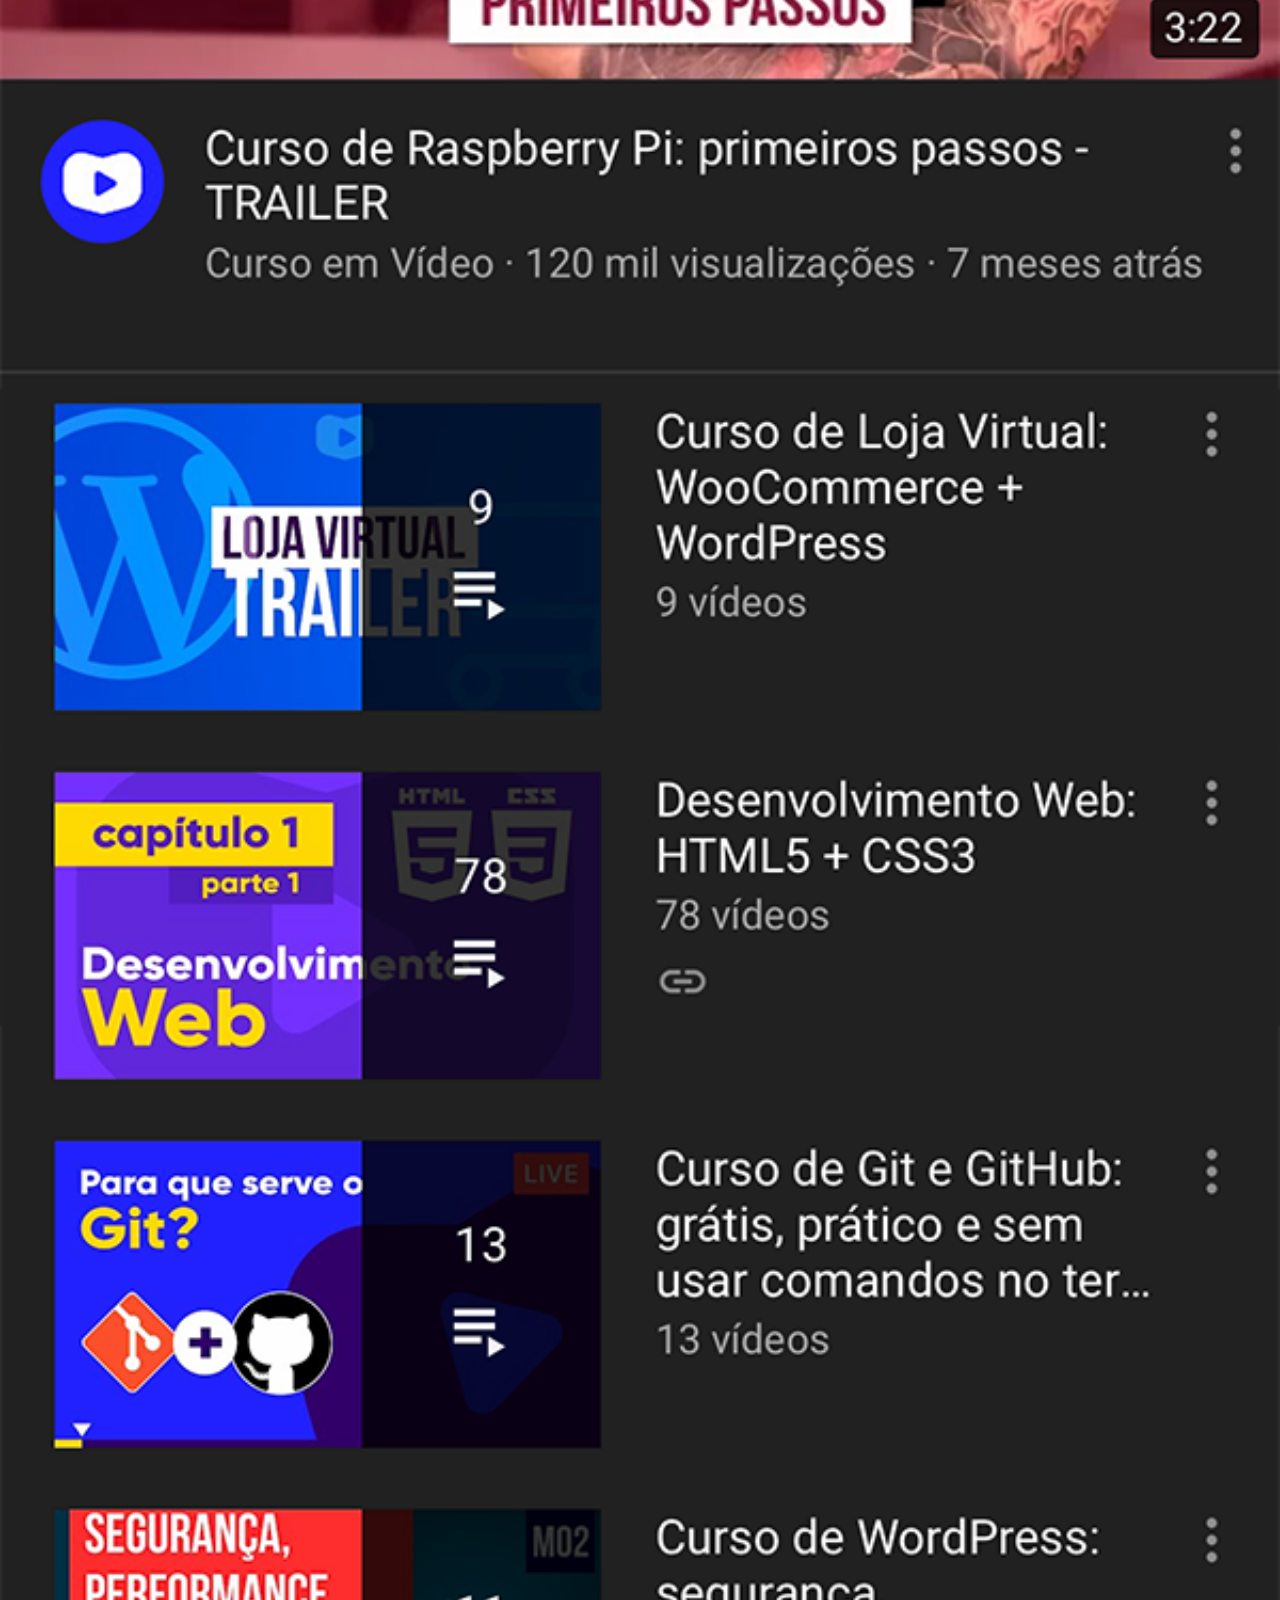
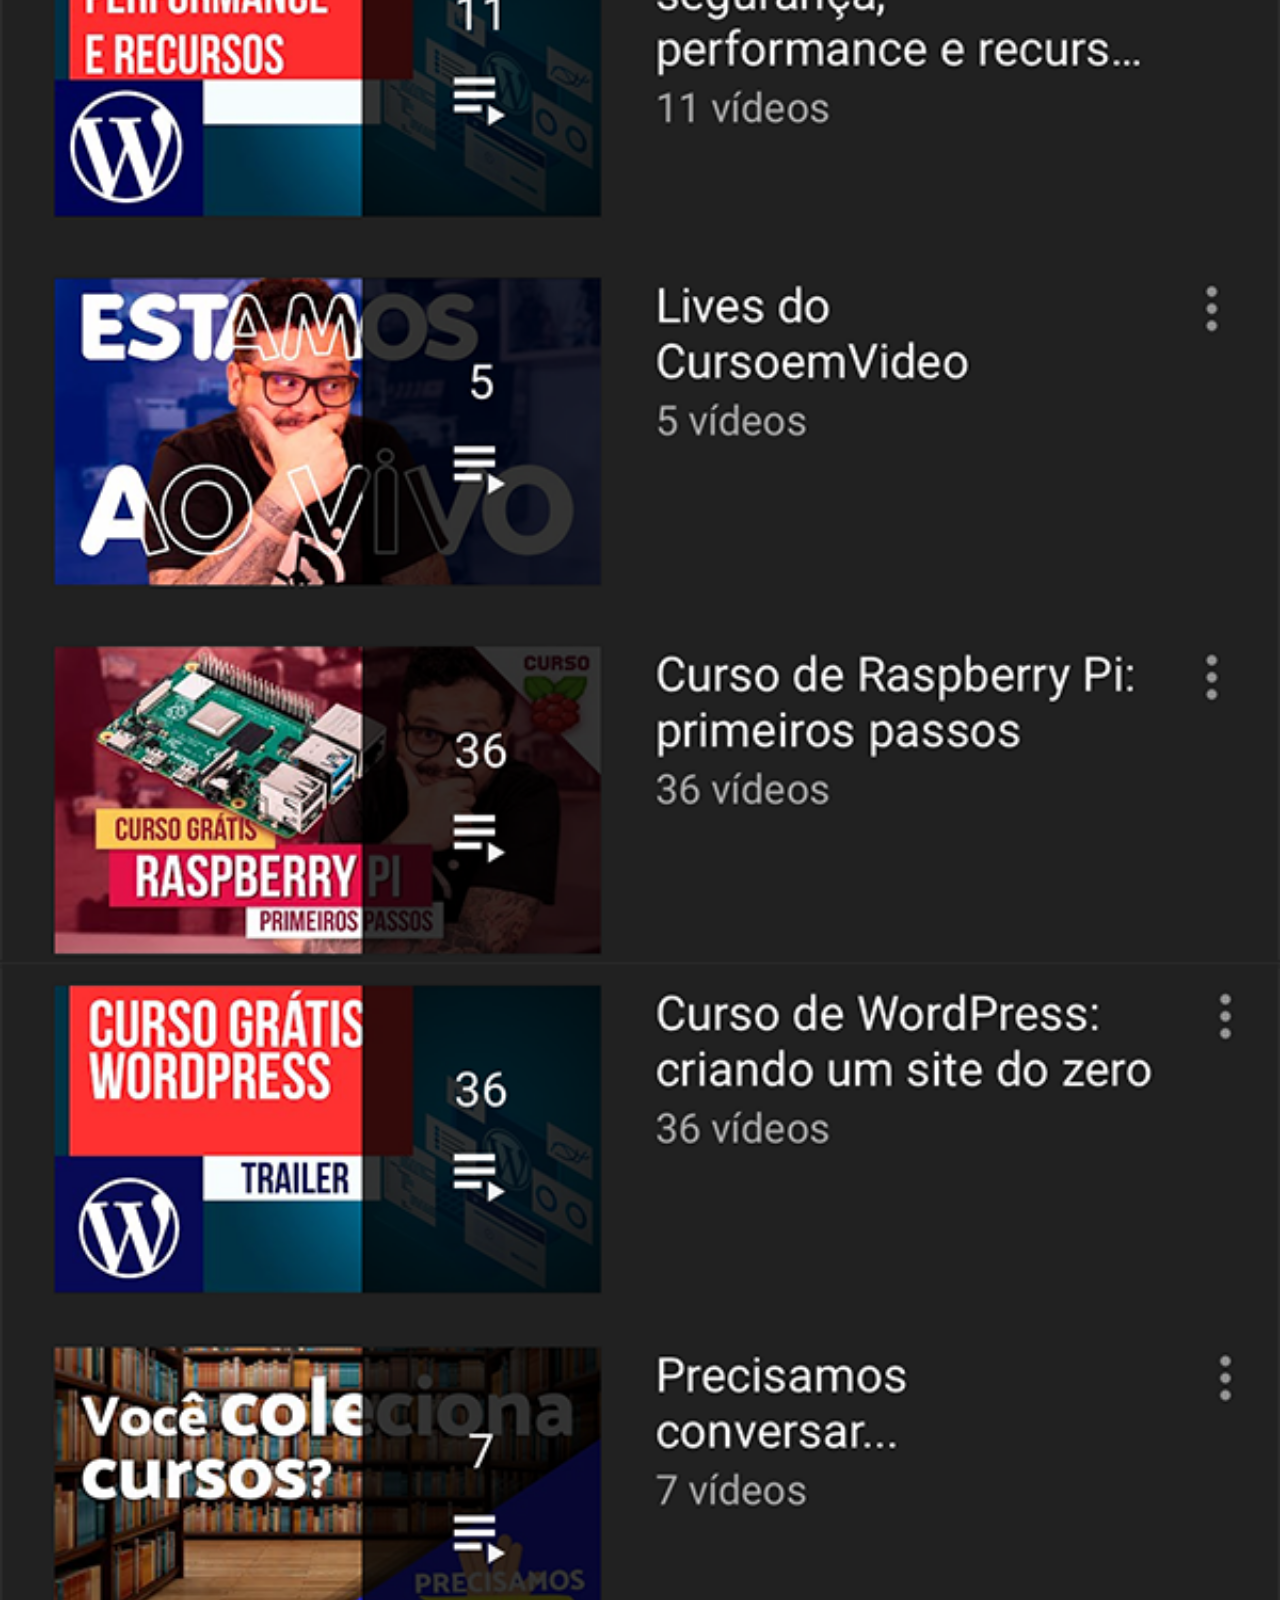
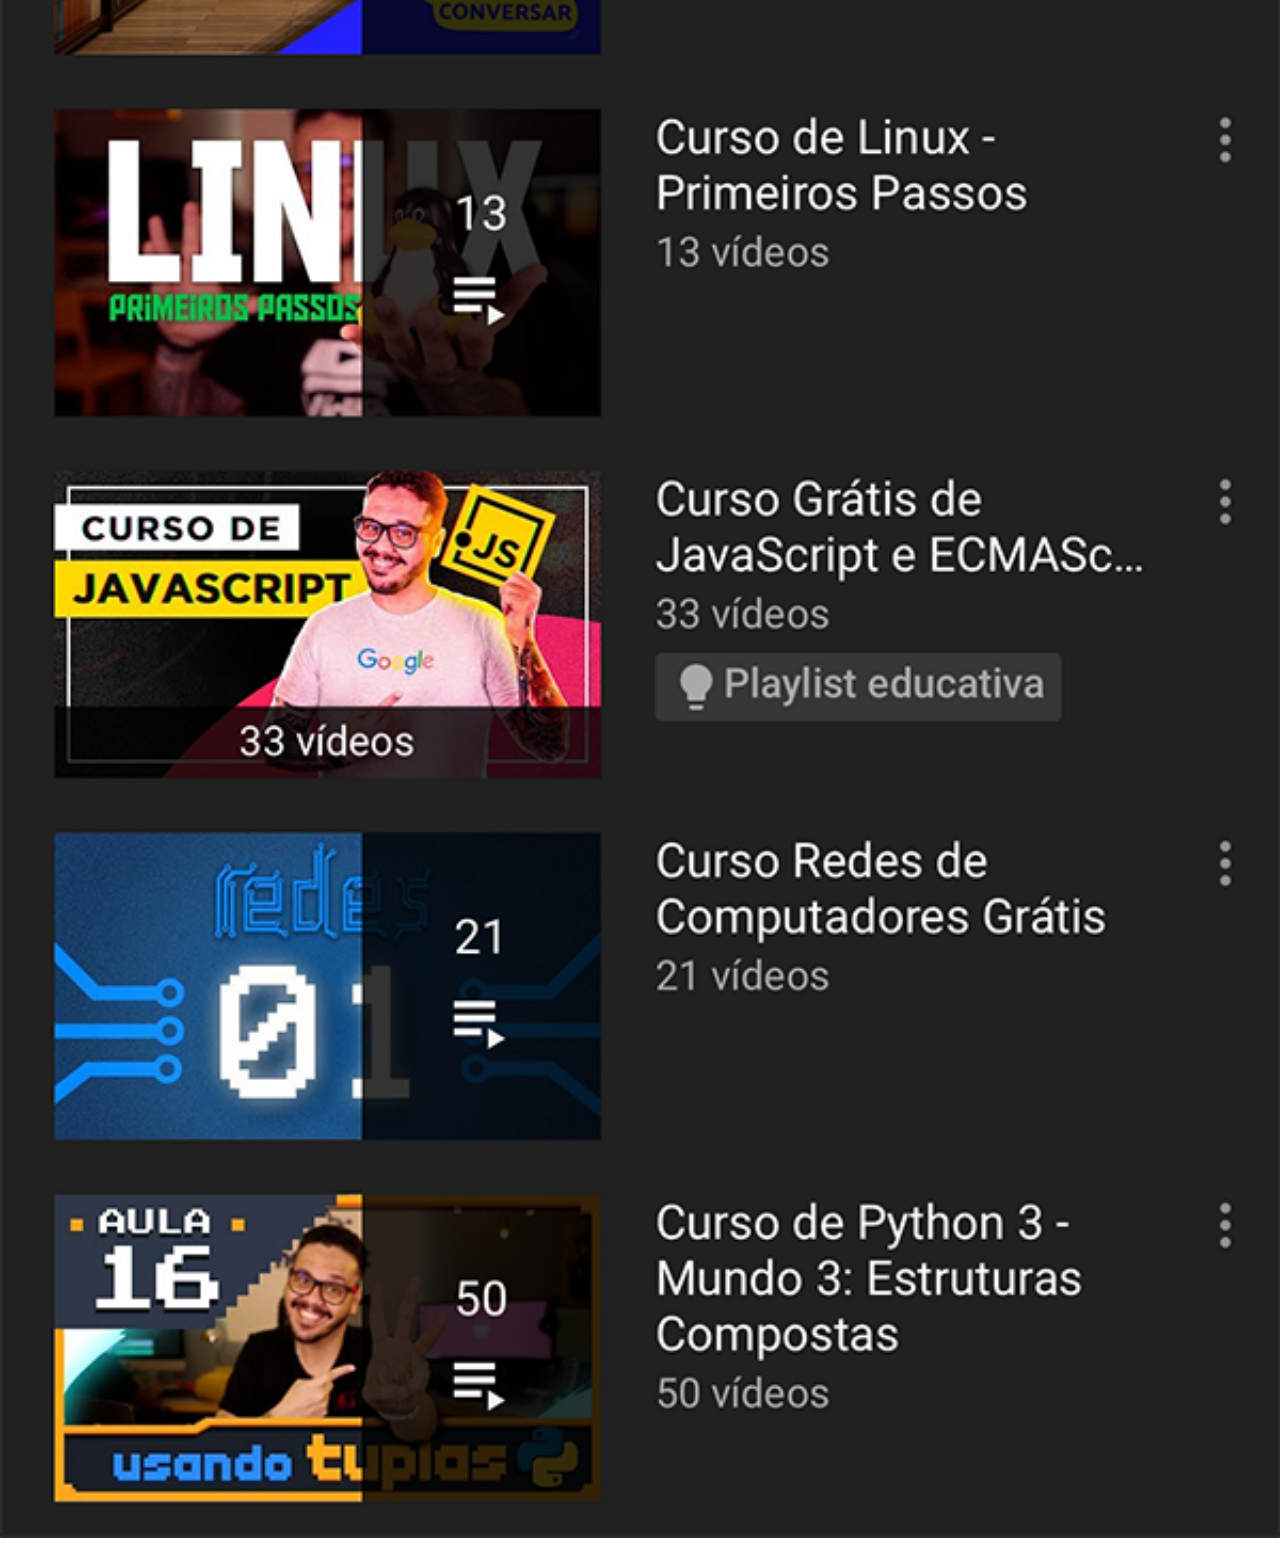
<file: youtube.html>
<!DOCTYPE html>
<html lang="pt-br">
<head>
    <meta charset="UTF-8">
    <meta name="viewport" content="width=device-width, initial-scale=1.0">
    <title>Youtube</title>
</head>
<style>
    *{
        padding: 0px;
        margin: 0px;
    }
 
    ::-webkit-scrollbar{
        height: 0px;
        width: 0px;
    }

    img{
        width: 100vw;
    }


</style>
<body>
    <img src="imagens/tela-youtube.png" alt="">


    
</body>
</html>
</file>
<file: estilos/style.css>
@charset "UTF-8";

* {
    padding: 0px;
    margin: 0px;
}

html , body {
    height: 100vh;
    width: 100vw;
    background-color: black;
}

body {
    height: 100vh;
    width: 100vw;
    background-image: url(../imagens/fundo-madeira.jpg);
    background-repeat: no-repeat ;
    background-position: center center;
    background-size: cover;
}
    main{
        position: relative;
        height: 100vh;
        
    }


section#telefone {
    background-image: url(../imagens/frame-iphone.png);
    background-repeat: no-repeat;
    position: absolute;
    top: 50%;
    left: 50%;
    transform: translate(-50%, -50%);
    height: 627px;
    width: 311px;
   
  
}

iframe#tela {
    position: relative;
    top:80px;
    left: 22px;
    width: 266px;
    height: 470px;
    
    
}

#redes-sociais > a > img{
    
   
    margin: 8px;
    border-radius: 50%;
    height: 50px;
    width:50px;
    box-sizing: border-box;
    box-shadow: 2px 2px 5px rgba(0, 0, 0, 0.533);
    
}

#redes-sociais {
    text-align: right;
}

#redes-sociais img:hover {
    border: 2px solid rgb(255, 255, 255);
    padding: 0px;
    transform: translate(-3px , -3px);
    
    transition: transform 1s, border 2s;
    
}
</file>
